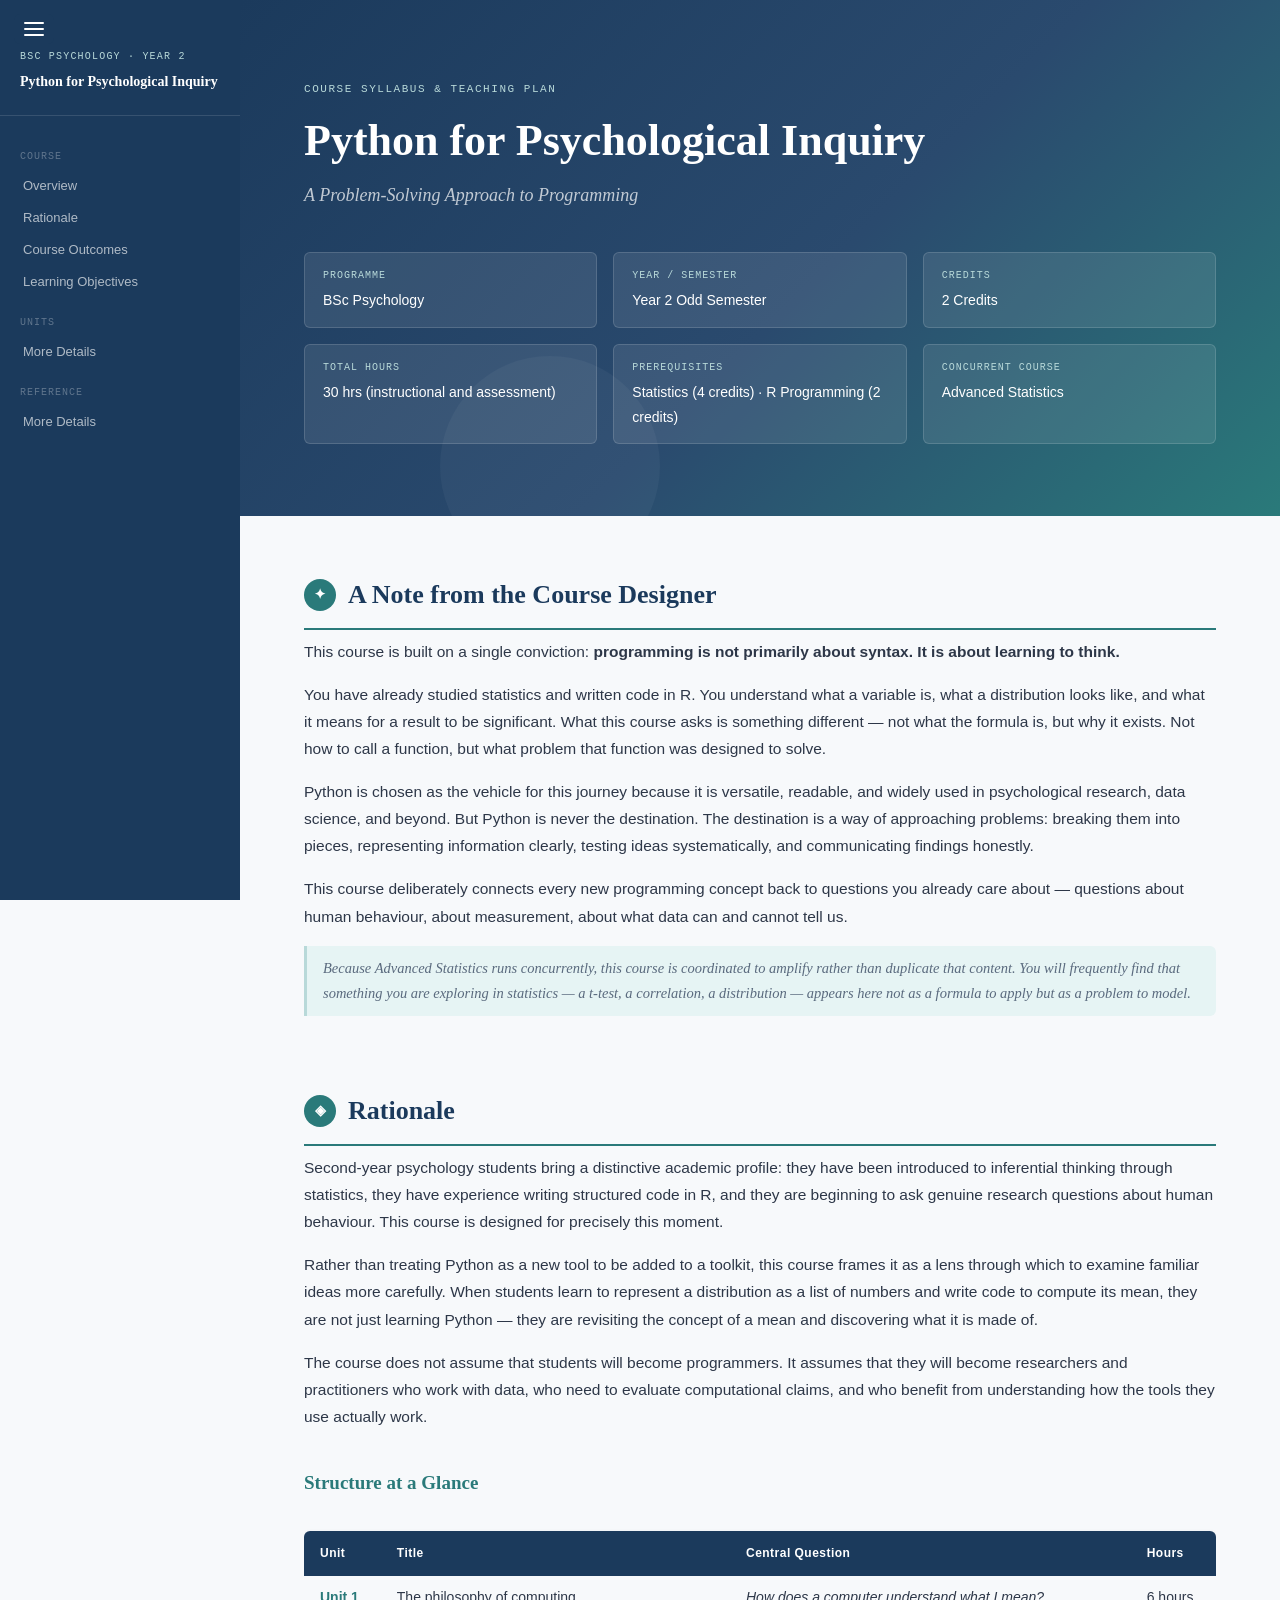
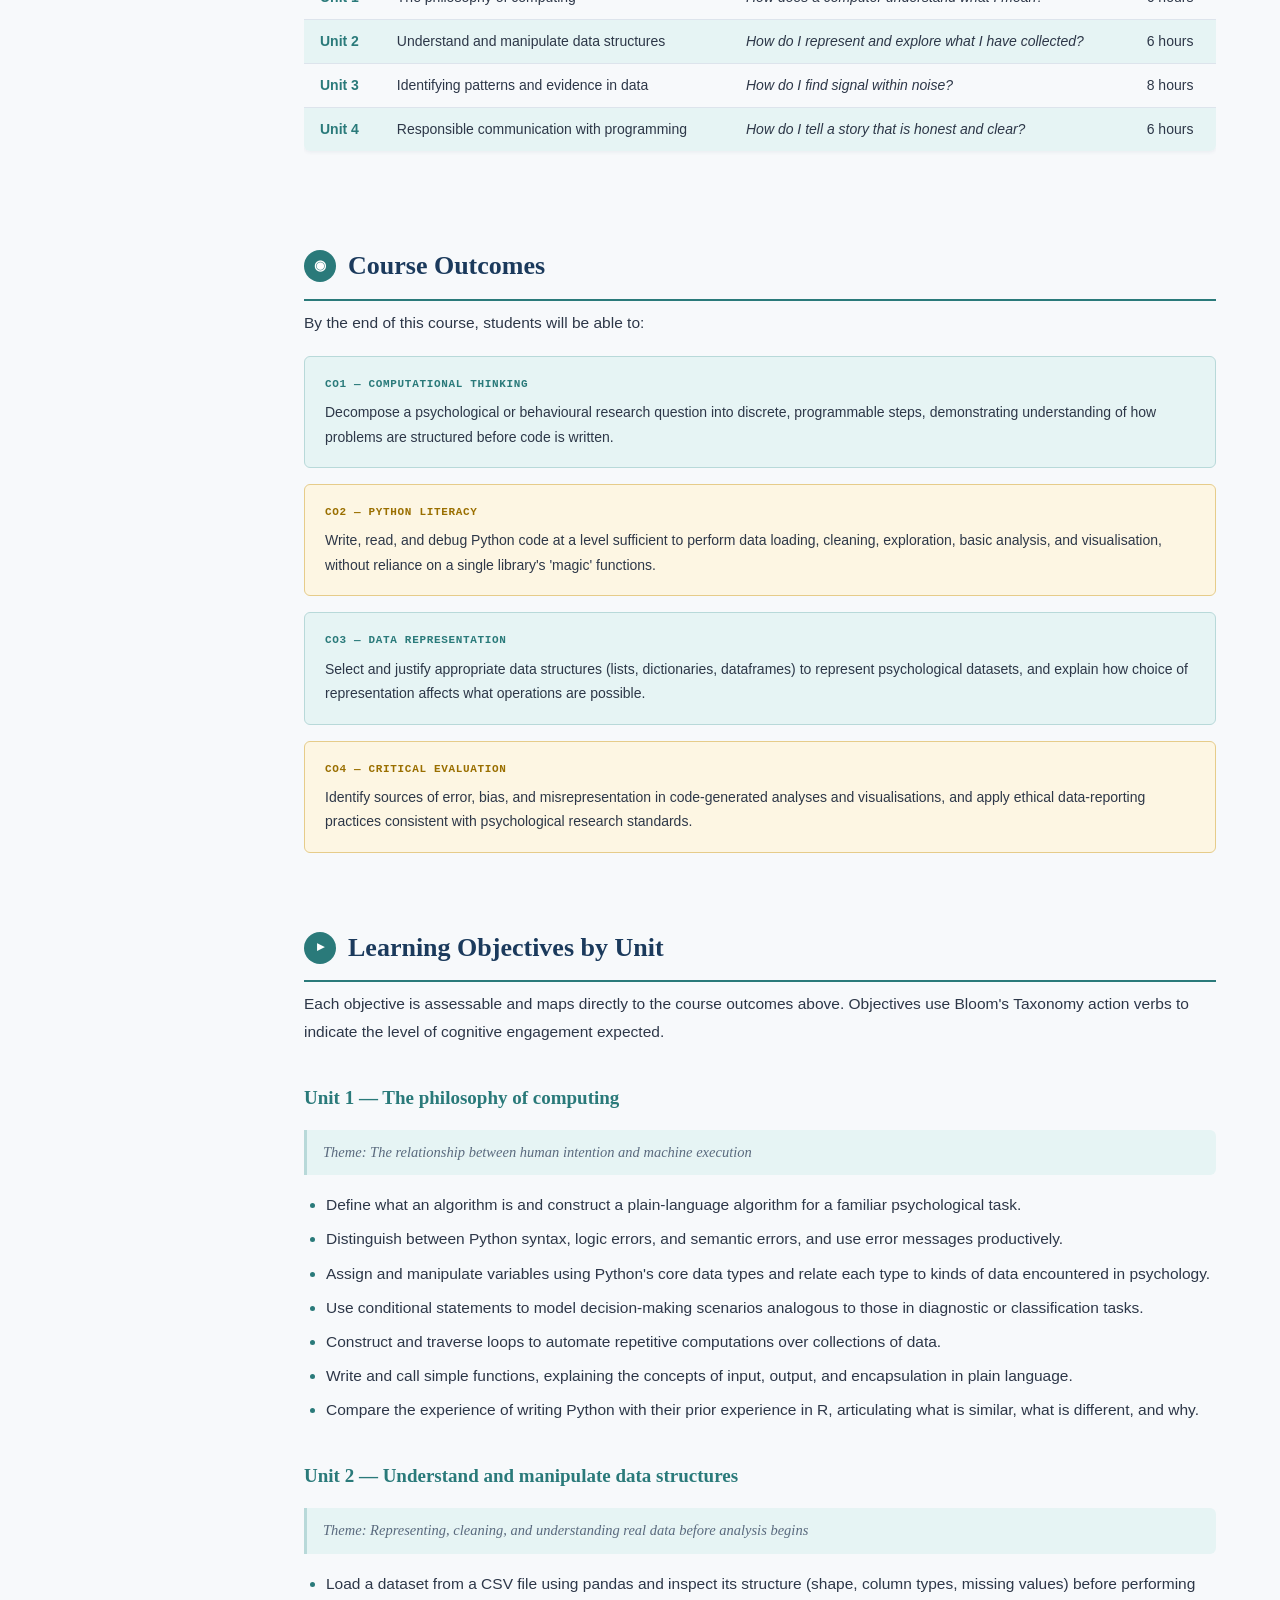
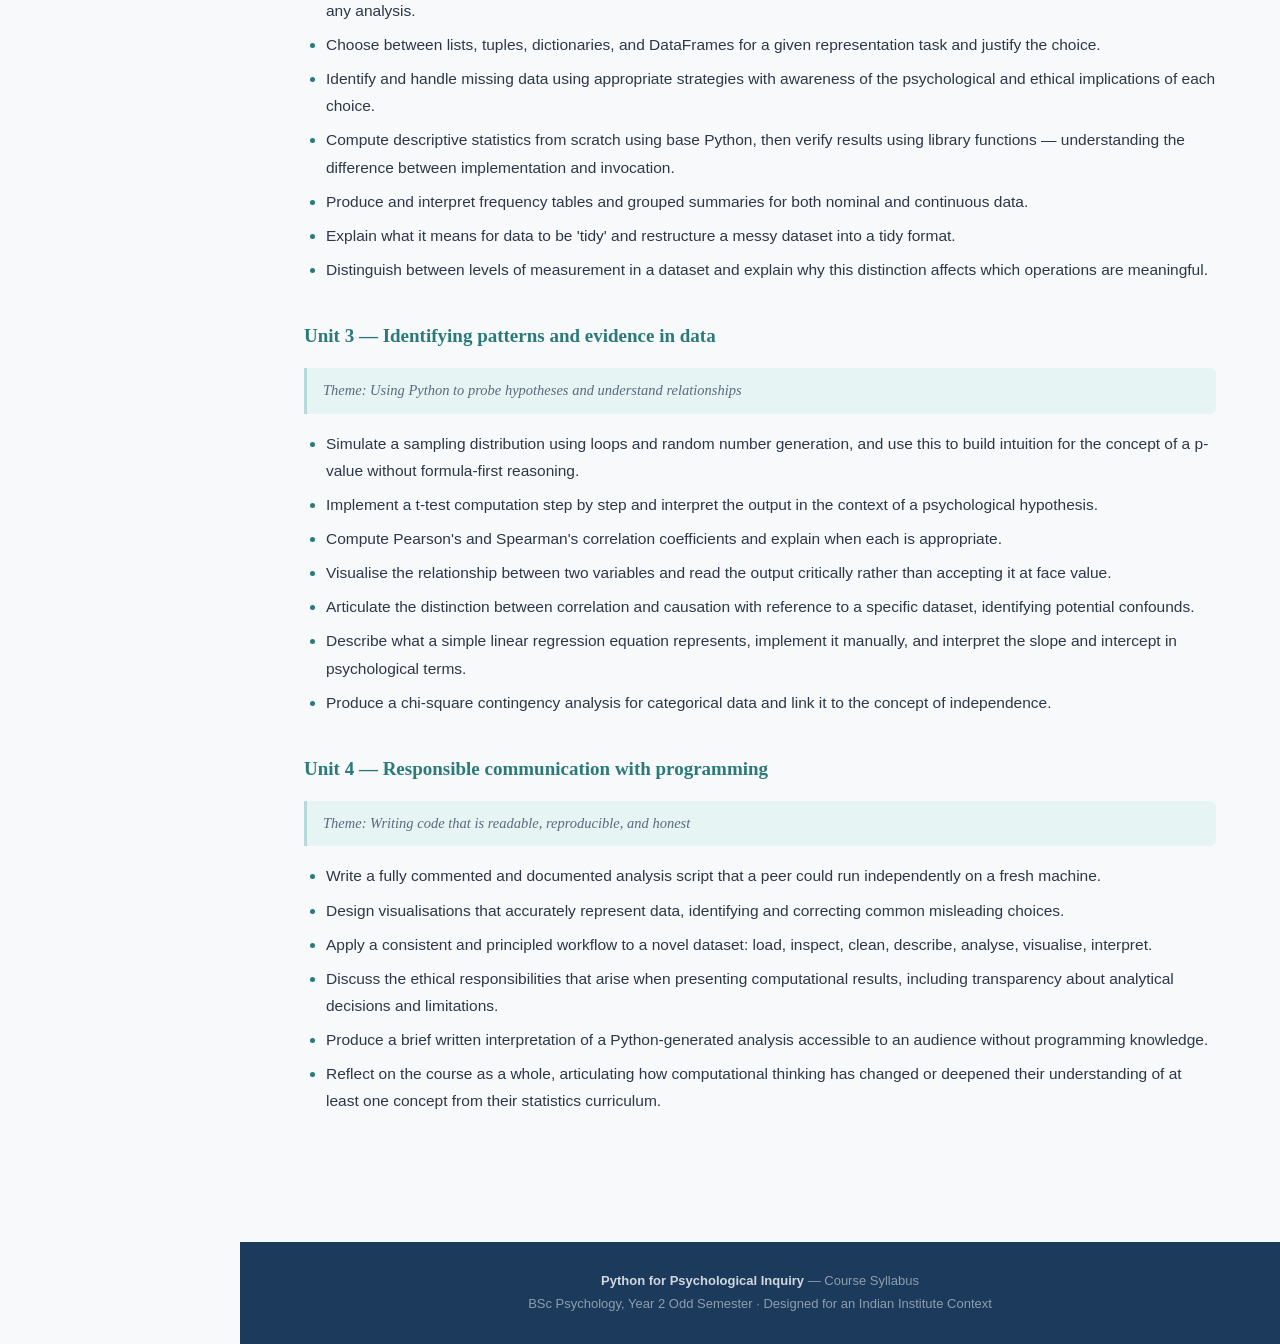
<file: index.html>
<!DOCTYPE html>
<html lang="en">

<head>
  <meta charset="UTF-8">
  <meta name="viewport" content="width=device-width, initial-scale=1.0">
  <title>Python for Psychological Inquiry — Course Syllabus</title>
  <link rel="stylesheet" href="css/style.css">
</head>

<body>
  <button id="hamburger" aria-label="Toggle navigation"
    onclick="document.getElementById('sidebar').classList.toggle('open')">
    <span></span><span></span><span></span>
  </button>

  <!-- SIDEBAR -->
  <aside id="sidebar">
    <div class="brand">
      <div class="course-tag">BSc Psychology · Year 2</div>
      <h2>Python for Psychological Inquiry</h2>
    </div>
    <nav>
      <div class="nav-section">Course</div>
      <a href="#overview">Overview</a>
      <a href="#rationale">Rationale</a>
      <a href="#outcomes">Course Outcomes</a>
      <a href="#objectives">Learning Objectives</a>

      <div class="nav-section">Units</div>
      <a href="pages/units.html">More Details</a>

      <div class="nav-section">Reference</div>
      <a href="pages/references.html">More Details</a>

    </nav>
  </aside>

  <!-- MAIN -->
  <div id="main">

    <!-- HERO -->
    <header id="hero">
      <div class="eyebrow">Course Syllabus &amp; Teaching Plan</div>
      <h1>Python for Psychological Inquiry</h1>
      <p class="subtitle">A Problem-Solving Approach to Programming</p>
      <div class="meta-grid">
        <div class="meta-card">
          <div class="label">Programme</div>
          <div class="value">BSc Psychology</div>
        </div>
        <div class="meta-card">
          <div class="label">Year / Semester</div>
          <div class="value">Year 2 Odd Semester</div>
        </div>
        <div class="meta-card">
          <div class="label">Credits</div>
          <div class="value">2 Credits</div>
        </div>
        <div class="meta-card">
          <div class="label">Total Hours</div>
          <div class="value">30 hrs (instructional and assessment)</div>
        </div>
        <div class="meta-card">
          <div class="label">Prerequisites</div>
          <div class="value">Statistics (4 credits) · R Programming (2 credits)</div>
        </div>
        <div class="meta-card">
          <div class="label">Concurrent Course</div>
          <div class="value">Advanced Statistics</div>
        </div>
      </div>
    </header>

    <div class="content-wrap">

      <!-- PREAMBLE -->
      <section id="overview">
        <h2 class="section-title"><span class="section-icon">✦</span> A Note from the Course Designer</h2>
        <p>This course is built on a single conviction: <strong>programming is not primarily about syntax. It is about
            learning to think.</strong></p>
        <p>You have already studied statistics and written code in R. You understand what a variable is, what a
          distribution looks like, and what it means for a result to be significant. What this course asks is something
          different — not what the formula is, but why it exists. Not how to call a function, but what problem that
          function was designed to solve.</p>
        <p>Python is chosen as the vehicle for this journey because it is versatile, readable, and widely used in
          psychological research, data science, and beyond. But Python is never the destination. The destination is a
          way of approaching problems: breaking them into pieces, representing information clearly, testing ideas
          systematically, and communicating findings honestly.</p>
        <p>This course deliberately connects every new programming concept back to questions you already care about —
          questions about human behaviour, about measurement, about what data can and cannot tell us.</p>
        <em class="note">Because Advanced Statistics runs concurrently, this course is coordinated to amplify rather
          than duplicate that content. You will frequently find that something you are exploring in statistics — a
          t-test, a correlation, a distribution — appears here not as a formula to apply but as a problem to model.</em>
      </section>

      <!-- RATIONALE -->
      <section id="rationale">
        <h2 class="section-title"><span class="section-icon">◈</span> Rationale</h2>
        <p>Second-year psychology students bring a distinctive academic profile: they have been introduced to
          inferential thinking through statistics, they have experience writing structured code in R, and they are
          beginning to ask genuine research questions about human behaviour. This course is designed for precisely this
          moment.</p>
        <p>Rather than treating Python as a new tool to be added to a toolkit, this course frames it as a lens through
          which to examine familiar ideas more carefully. When students learn to represent a distribution as a list of
          numbers and write code to compute its mean, they are not just learning Python — they are revisiting the
          concept of a mean and discovering what it is made of.</p>
        <p>The course does not assume that students will become programmers. It assumes that they will become
          researchers and practitioners who work with data, who need to evaluate computational claims, and who benefit
          from understanding how the tools they use actually work.</p>

        <h3 class="subsection">Structure at a Glance</h3>
        <div class="table-wrapper">
          <table class="overview-table">
            <thead>
              <tr>
                <th>Unit</th>
                <th>Title</th>
                <th>Central Question</th>
                <th>Hours</th>
              </tr>
            </thead>
            <tbody>
              <tr>
                <td>Unit 1</td>
                <td>The philosophy of computing</td>
                <td><em>How does a computer understand what I mean?</em></td>
                <td>6 hours</td>
              </tr>
              <tr>
                <td>Unit 2</td>
                <td>Understand and manipulate data structures</td>
                <td><em>How do I represent and explore what I have collected?</em></td>
                <td>6 hours</td>
              </tr>
              <tr>
                <td>Unit 3</td>
                <td>Identifying patterns and evidence in data</td>
                <td><em>How do I find signal within noise?</em></td>
                <td>8 hours</td>
              </tr>
              <tr>
                <td>Unit 4</td>
                <td>Responsible communication with programming</td>
                <td><em>How do I tell a story that is honest and clear?</em></td>
                <td>6 hours</td>
              </tr>
            </tbody>
          </table>
        </div>
      </section>

      <!-- COURSE OUTCOMES -->
      <section id="outcomes">
        <h2 class="section-title"><span class="section-icon">◉</span> Course Outcomes</h2>
        <p>By the end of this course, students will be able to:</p>
        <div class="co-grid">
          <div class="co-card">
            <div class="co-id">CO1 — COMPUTATIONAL THINKING</div>
            <p>Decompose a psychological or behavioural research question into discrete, programmable steps,
              demonstrating understanding of how problems are structured before code is written.</p>
          </div>
          <div class="co-card">
            <div class="co-id">CO2 — PYTHON LITERACY</div>
            <p>Write, read, and debug Python code at a level sufficient to perform data loading, cleaning, exploration,
              basic analysis, and visualisation, without reliance on a single library's 'magic' functions.</p>
          </div>
          <div class="co-card">
            <div class="co-id">CO3 — DATA REPRESENTATION</div>
            <p>Select and justify appropriate data structures (lists, dictionaries, dataframes) to represent
              psychological datasets, and explain how choice of representation affects what operations are possible.</p>
          </div>
          <div class="co-card">
            <div class="co-id">CO4 — CRITICAL EVALUATION</div>
            <p>Identify sources of error, bias, and misrepresentation in code-generated analyses and visualisations, and
              apply ethical data-reporting practices consistent with psychological research standards.</p>
          </div>
        </div>
      </section>

      <!-- LEARNING OBJECTIVES -->
      <section id="objectives">
        <h2 class="section-title"><span class="section-icon">▸</span> Learning Objectives by Unit</h2>
        <p>Each objective is assessable and maps directly to the course outcomes above. Objectives use Bloom's Taxonomy
          action verbs to indicate the level of cognitive engagement expected.</p>

        <h3 class="subsection">Unit 1 — The philosophy of computing</h3>
        <em class="note">Theme: The relationship between human intention and machine execution</em>
        <ul>
          <li>Define what an algorithm is and construct a plain-language algorithm for a familiar psychological task.
          </li>
          <li>Distinguish between Python syntax, logic errors, and semantic errors, and use error messages productively.
          </li>
          <li>Assign and manipulate variables using Python's core data types and relate each type to kinds of data
            encountered in psychology.</li>
          <li>Use conditional statements to model decision-making scenarios analogous to those in diagnostic or
            classification tasks.</li>
          <li>Construct and traverse loops to automate repetitive computations over collections of data.</li>
          <li>Write and call simple functions, explaining the concepts of input, output, and encapsulation in plain
            language.</li>
          <li>Compare the experience of writing Python with their prior experience in R, articulating what is similar,
            what is different, and why.</li>
        </ul>

        <h3 class="subsection">Unit 2 — Understand and manipulate data structures</h3>
        <em class="note">Theme: Representing, cleaning, and understanding real data before analysis begins</em>
        <ul>
          <li>Load a dataset from a CSV file using pandas and inspect its structure (shape, column types, missing
            values) before performing any analysis.</li>
          <li>Choose between lists, tuples, dictionaries, and DataFrames for a given representation task and justify the
            choice.</li>
          <li>Identify and handle missing data using appropriate strategies with awareness of the psychological and
            ethical implications of each choice.</li>
          <li>Compute descriptive statistics from scratch using base Python, then verify results using library functions
            — understanding the difference between implementation and invocation.</li>
          <li>Produce and interpret frequency tables and grouped summaries for both nominal and continuous data.</li>
          <li>Explain what it means for data to be 'tidy' and restructure a messy dataset into a tidy format.</li>
          <li>Distinguish between levels of measurement in a dataset and explain why this distinction affects which
            operations are meaningful.</li>
        </ul>

        <h3 class="subsection">Unit 3 — Identifying patterns and evidence in data</h3>
        <em class="note">Theme: Using Python to probe hypotheses and understand relationships</em>
        <ul>
          <li>Simulate a sampling distribution using loops and random number generation, and use this to build intuition
            for the concept of a p-value without formula-first reasoning.</li>
          <li>Implement a t-test computation step by step and interpret the output in the context of a psychological
            hypothesis.</li>
          <li>Compute Pearson's and Spearman's correlation coefficients and explain when each is appropriate.</li>
          <li>Visualise the relationship between two variables and read the output critically rather than accepting it
            at face value.</li>
          <li>Articulate the distinction between correlation and causation with reference to a specific dataset,
            identifying potential confounds.</li>
          <li>Describe what a simple linear regression equation represents, implement it manually, and interpret the
            slope and intercept in psychological terms.</li>
          <li>Produce a chi-square contingency analysis for categorical data and link it to the concept of independence.
          </li>
        </ul>

        <h3 class="subsection">Unit 4 — Responsible communication with programming</h3>
        <em class="note">Theme: Writing code that is readable, reproducible, and honest</em>
        <ul>
          <li>Write a fully commented and documented analysis script that a peer could run independently on a fresh
            machine.</li>
          <li>Design visualisations that accurately represent data, identifying and correcting common misleading
            choices.</li>
          <li>Apply a consistent and principled workflow to a novel dataset: load, inspect, clean, describe, analyse,
            visualise, interpret.</li>
          <li>Discuss the ethical responsibilities that arise when presenting computational results, including
            transparency about analytical decisions and limitations.</li>
          <li>Produce a brief written interpretation of a Python-generated analysis accessible to an audience without
            programming knowledge.</li>
          <li>Reflect on the course as a whole, articulating how computational thinking has changed or deepened their
            understanding of at least one concept from their statistics curriculum.</li>
        </ul>
      </section>

    </div><!-- .content-wrap -->

    <footer>
      <strong>Python for Psychological Inquiry</strong> — Course Syllabus<br>
      BSc Psychology, Year 2 Odd Semester · Designed for an Indian Institute Context
    </footer>

  </div><!-- #main -->

  <script>
    // Active nav link on scroll
    const sections = document.querySelectorAll('section[id], header[id]');
    const navLinks = document.querySelectorAll('#sidebar nav a');

    const observer = new IntersectionObserver((entries) => {
      entries.forEach(entry => {
        if (entry.isIntersecting) {
          navLinks.forEach(a => a.classList.remove('active'));
          const active = document.querySelector(`#sidebar nav a[href="#${entry.target.id}"]`);
          if (active) active.classList.add('active');
        }
      });
    }, { rootMargin: '-20% 0px -70% 0px' });

    sections.forEach(s => observer.observe(s));

    // Close mobile sidebar on link click
    navLinks.forEach(a => {
      a.addEventListener('click', () => {
        document.getElementById('sidebar').classList.remove('open');
      });
    });
  </script>
</body>

</html>
</file>
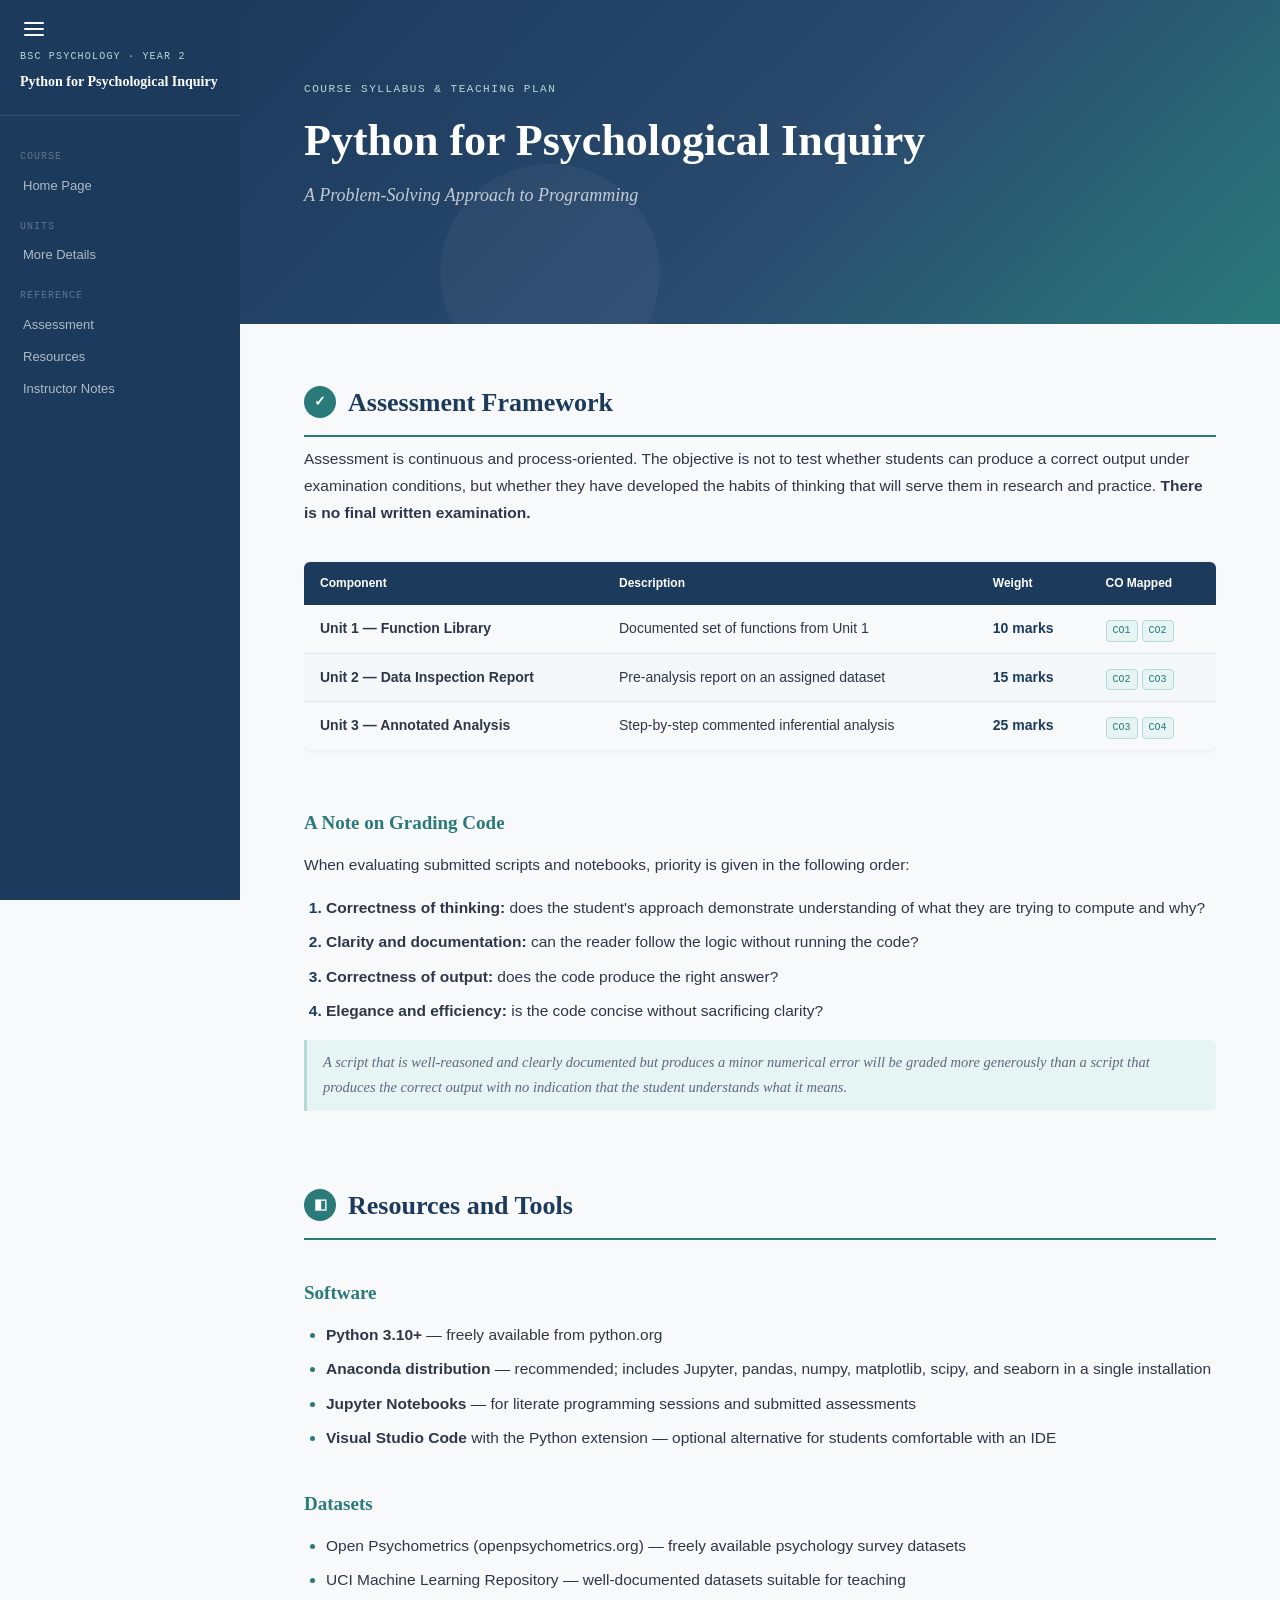
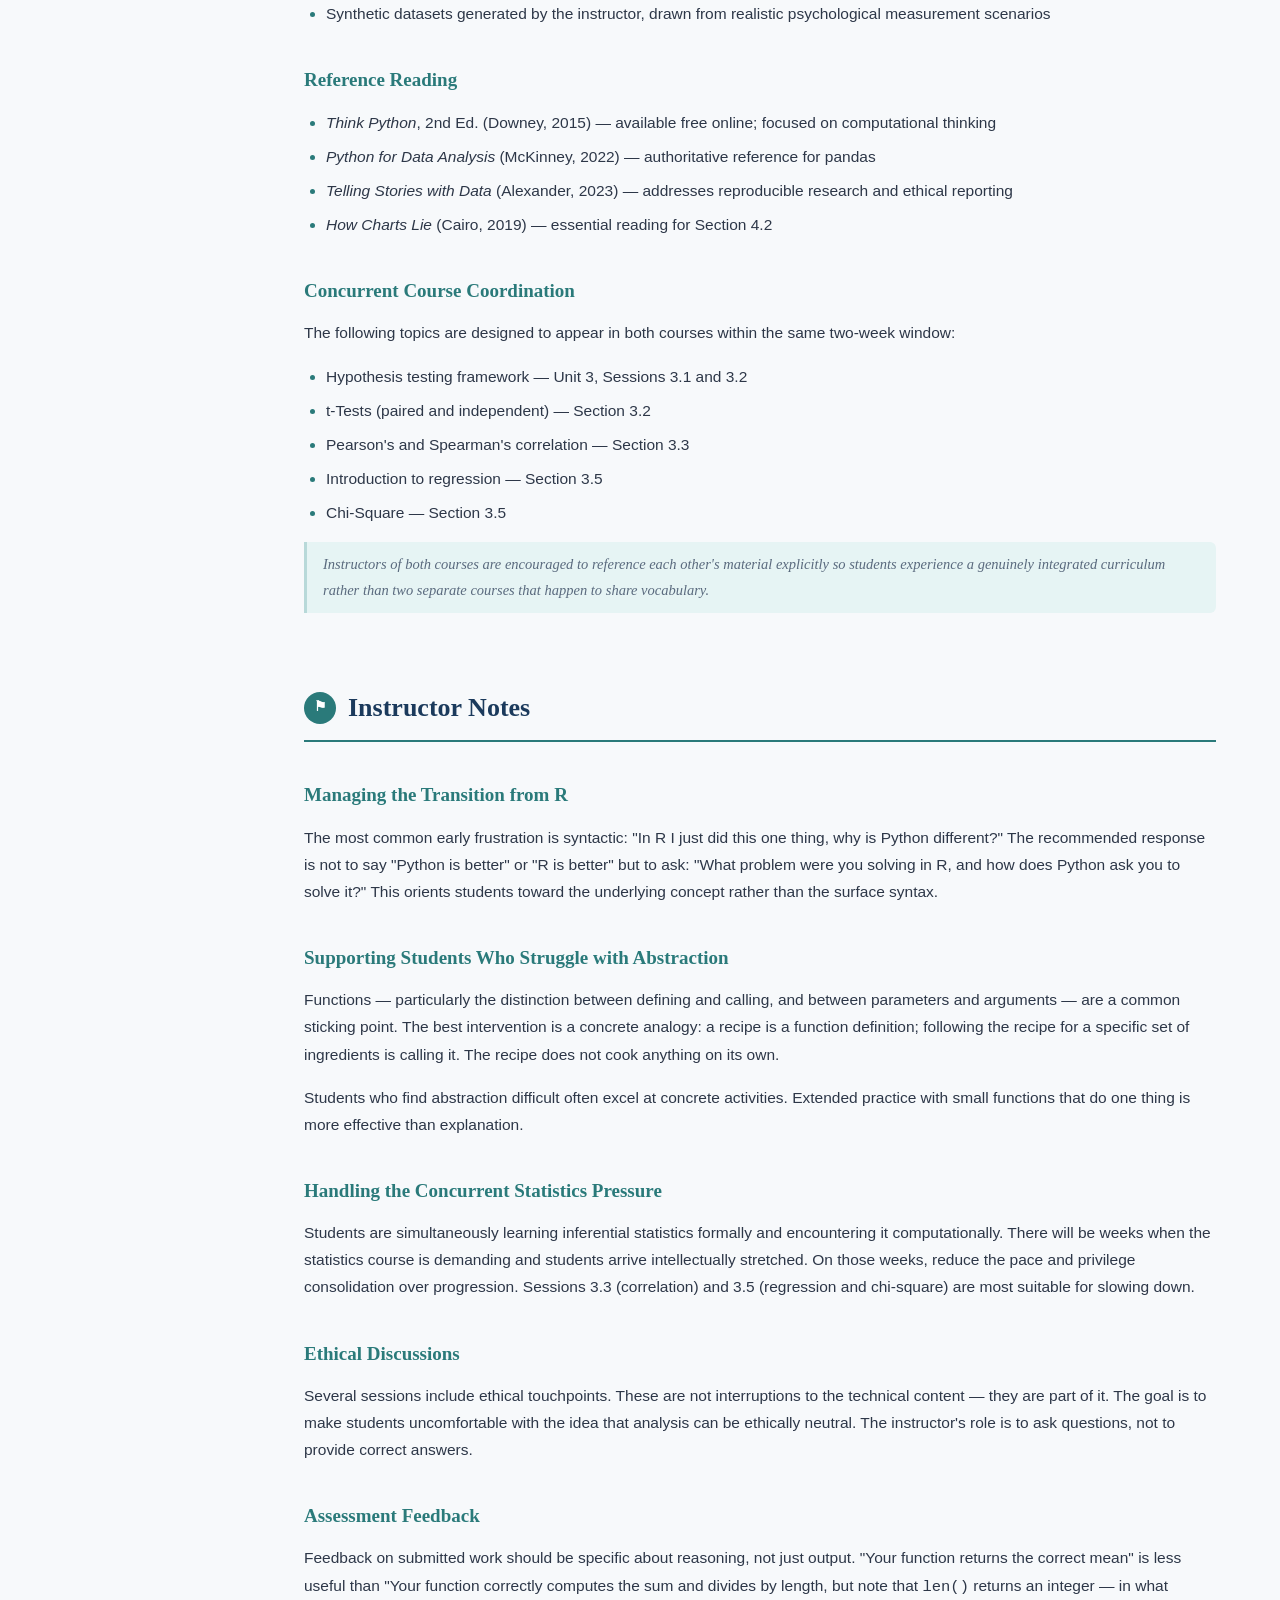
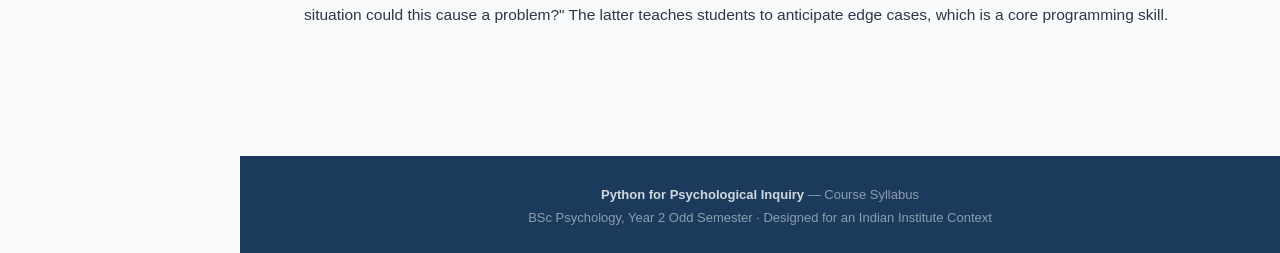
<file: pages/references.html>
<!DOCTYPE html>
<html lang="en">

<head>
  <meta charset="UTF-8">
  <meta name="viewport" content="width=device-width, initial-scale=1.0">
  <title>Python for Psychological Inquiry — Course Syllabus</title>
  <link rel="stylesheet" href="../css/style.css">
</head>

<body>
  <button id="hamburger" aria-label="Toggle navigation"
    onclick="document.getElementById('sidebar').classList.toggle('open')">
    <span></span><span></span><span></span>
  </button>

  <!-- SIDEBAR -->
  <aside id="sidebar">
    <div class="brand">
      <div class="course-tag">BSc Psychology · Year 2</div>
      <h2>Python for Psychological Inquiry</h2>
    </div>
    <nav>
      <div class="nav-section">Course</div>
      <a href="../index.html">Home Page</a>

      <div class="nav-section">Units</div>
      <a href="../pages/units.html">More Details</a>

      <div class="nav-section">Reference</div>
      <a href="#assessment">Assessment</a>
      <a href="#resources">Resources</a>
      <a href="#instructor">Instructor Notes</a>
    </nav>
  </aside>

  <!-- MAIN -->
  <div id="main">

    <!-- HERO -->
    <header id="hero">
      <div class="eyebrow">Course Syllabus &amp; Teaching Plan</div>
      <h1>Python for Psychological Inquiry</h1>
      <p class="subtitle">A Problem-Solving Approach to Programming</p>
    </header>

    <div class="content-wrap">

      <!-- ASSESSMENT -->
      <section id="assessment">
        <h2 class="section-title"><span class="section-icon">✓</span> Assessment Framework</h2>
        <p>Assessment is continuous and process-oriented. The objective is not to test whether students can produce a
          correct output under examination conditions, but whether they have developed the habits of thinking that will
          serve them in research and practice. <strong>There is no final written examination.</strong></p>

        <div class="table-wrapper">
          <table class="assess-table">
            <thead>
              <tr>
                <th>Component</th>
                <th>Description</th>
                <th>Weight</th>
                <th>CO Mapped</th>
              </tr>
            </thead>
            <tbody>
              <tr>
                <td><strong>Unit 1 — Function Library</strong></td>
                <td>Documented set of functions from Unit 1</td>
                <td class="weight">10 marks</td>
                <td><span class="co-badge">CO1</span><span class="co-badge">CO2</span></td>
              </tr>
              <tr>
                <td><strong>Unit 2 — Data Inspection Report</strong></td>
                <td>Pre-analysis report on an assigned dataset</td>
                <td class="weight">15 marks</td>
                <td><span class="co-badge">CO2</span><span class="co-badge">CO3</span></td>
              </tr>
              <tr>
                <td><strong>Unit 3 — Annotated Analysis</strong></td>
                <td>Step-by-step commented inferential analysis</td>
                <td class="weight">25 marks</td>
                <td><span class="co-badge">CO3</span><span class="co-badge">CO4</span></td>
              </tr>
            </tbody>
          </table>
        </div>

        <h3 class="subsection">A Note on Grading Code</h3>
        <p>When evaluating submitted scripts and notebooks, priority is given in the following order:</p>
        <ol>
          <li><strong>Correctness of thinking:</strong> does the student's approach demonstrate understanding of what
            they are trying to compute and why?</li>
          <li><strong>Clarity and documentation:</strong> can the reader follow the logic without running the code?</li>
          <li><strong>Correctness of output:</strong> does the code produce the right answer?</li>
          <li><strong>Elegance and efficiency:</strong> is the code concise without sacrificing clarity?</li>
        </ol>
        <em class="note">A script that is well-reasoned and clearly documented but produces a minor numerical error will
          be graded more generously than a script that produces the correct output with no indication that the student
          understands what it means.</em>
      </section>

      <!-- RESOURCES -->
      <section id="resources">
        <h2 class="section-title"><span class="section-icon">◧</span> Resources and Tools</h2>

        <h3 class="subsection">Software</h3>
        <ul>
          <li><strong>Python 3.10+</strong> — freely available from python.org</li>
          <li><strong>Anaconda distribution</strong> — recommended; includes Jupyter, pandas, numpy, matplotlib, scipy,
            and seaborn in a single installation</li>
          <li><strong>Jupyter Notebooks</strong> — for literate programming sessions and submitted assessments</li>
          <li><strong>Visual Studio Code</strong> with the Python extension — optional alternative for students
            comfortable with an IDE</li>
        </ul>

        <h3 class="subsection">Datasets</h3>
        <ul>
          <li>Open Psychometrics (openpsychometrics.org) — freely available psychology survey datasets</li>
          <li>UCI Machine Learning Repository — well-documented datasets suitable for teaching</li>
          <li>Synthetic datasets generated by the instructor, drawn from realistic psychological measurement scenarios
          </li>
        </ul>

        <h3 class="subsection">Reference Reading</h3>
        <ul>
          <li><em>Think Python</em>, 2nd Ed. (Downey, 2015) — available free online; focused on computational thinking
          </li>
          <li><em>Python for Data Analysis</em> (McKinney, 2022) — authoritative reference for pandas</li>
          <li><em>Telling Stories with Data</em> (Alexander, 2023) — addresses reproducible research and ethical
            reporting</li>
          <li><em>How Charts Lie</em> (Cairo, 2019) — essential reading for Section 4.2</li>
        </ul>

        <h3 class="subsection">Concurrent Course Coordination</h3>
        <p>The following topics are designed to appear in both courses within the same two-week window:</p>
        <ul>
          <li>Hypothesis testing framework — Unit 3, Sessions 3.1 and 3.2</li>
          <li>t-Tests (paired and independent) — Section 3.2</li>
          <li>Pearson's and Spearman's correlation — Section 3.3</li>
          <li>Introduction to regression — Section 3.5</li>
          <li>Chi-Square — Section 3.5</li>
        </ul>
        <em class="note">Instructors of both courses are encouraged to reference each other's material explicitly so
          students experience a genuinely integrated curriculum rather than two separate courses that happen to share
          vocabulary.</em>
      </section>

      <!-- INSTRUCTOR NOTES -->
      <section id="instructor">
        <h2 class="section-title"><span class="section-icon">⚑</span> Instructor Notes</h2>

        <h3 class="subsection">Managing the Transition from R</h3>
        <p>The most common early frustration is syntactic: "In R I just did this one thing, why is Python different?"
          The recommended response is not to say "Python is better" or "R is better" but to ask: "What problem were you
          solving in R, and how does Python ask you to solve it?" This orients students toward the underlying concept
          rather than the surface syntax.</p>

        <h3 class="subsection">Supporting Students Who Struggle with Abstraction</h3>
        <p>Functions — particularly the distinction between defining and calling, and between parameters and arguments —
          are a common sticking point. The best intervention is a concrete analogy: a recipe is a function definition;
          following the recipe for a specific set of ingredients is calling it. The recipe does not cook anything on its
          own.</p>
        <p>Students who find abstraction difficult often excel at concrete activities. Extended practice with small
          functions that do one thing is more effective than explanation.</p>

        <h3 class="subsection">Handling the Concurrent Statistics Pressure</h3>
        <p>Students are simultaneously learning inferential statistics formally and encountering it computationally.
          There will be weeks when the statistics course is demanding and students arrive intellectually stretched. On
          those weeks, reduce the pace and privilege consolidation over progression. Sessions 3.3 (correlation) and 3.5
          (regression and chi-square) are most suitable for slowing down.</p>

        <h3 class="subsection">Ethical Discussions</h3>
        <p>Several sessions include ethical touchpoints. These are not interruptions to the technical content — they are
          part of it. The goal is to make students uncomfortable with the idea that analysis can be ethically neutral.
          The instructor's role is to ask questions, not to provide correct answers.</p>

        <h3 class="subsection">Assessment Feedback</h3>
        <p>Feedback on submitted work should be specific about reasoning, not just output. "Your function returns the
          correct mean" is less useful than "Your function correctly computes the sum and divides by length, but note
          that <code>len()</code> returns an integer — in what situation could this cause a problem?" The latter teaches
          students to anticipate edge cases, which is a core programming skill.</p>
      </section>

    </div><!-- .content-wrap -->

    <footer>
      <strong>Python for Psychological Inquiry</strong> — Course Syllabus<br>
      BSc Psychology, Year 2 Odd Semester · Designed for an Indian Institute Context
    </footer>

  </div><!-- #main -->

  <script>
    // Active nav link on scroll
    const sections = document.querySelectorAll('section[id], header[id]');
    const navLinks = document.querySelectorAll('#sidebar nav a');

    const observer = new IntersectionObserver((entries) => {
      entries.forEach(entry => {
        if (entry.isIntersecting) {
          navLinks.forEach(a => a.classList.remove('active'));
          const active = document.querySelector(`#sidebar nav a[href="#${entry.target.id}"]`);
          if (active) active.classList.add('active');
        }
      });
    }, { rootMargin: '-20% 0px -70% 0px' });

    sections.forEach(s => observer.observe(s));

    // Close mobile sidebar on link click
    navLinks.forEach(a => {
      a.addEventListener('click', () => {
        document.getElementById('sidebar').classList.remove('open');
      });
    });
  </script>
</body>

</html>
</file>
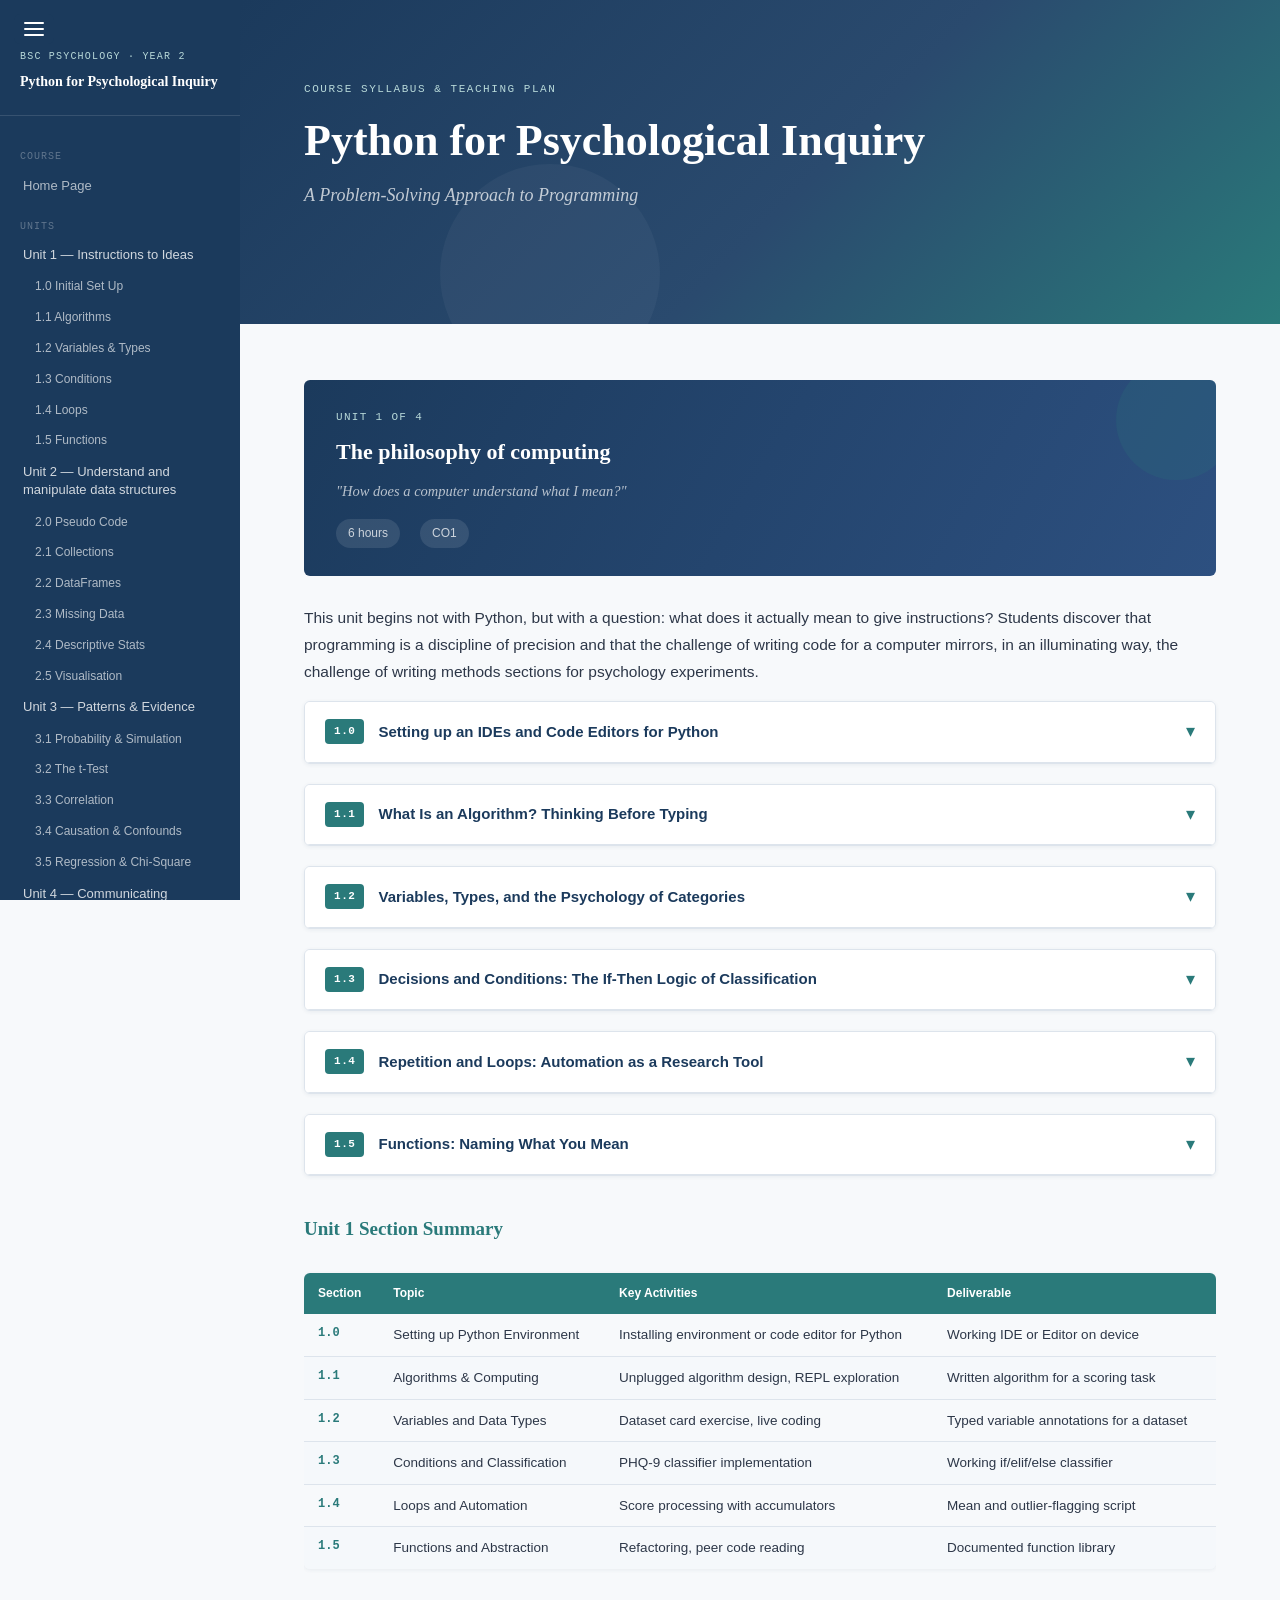
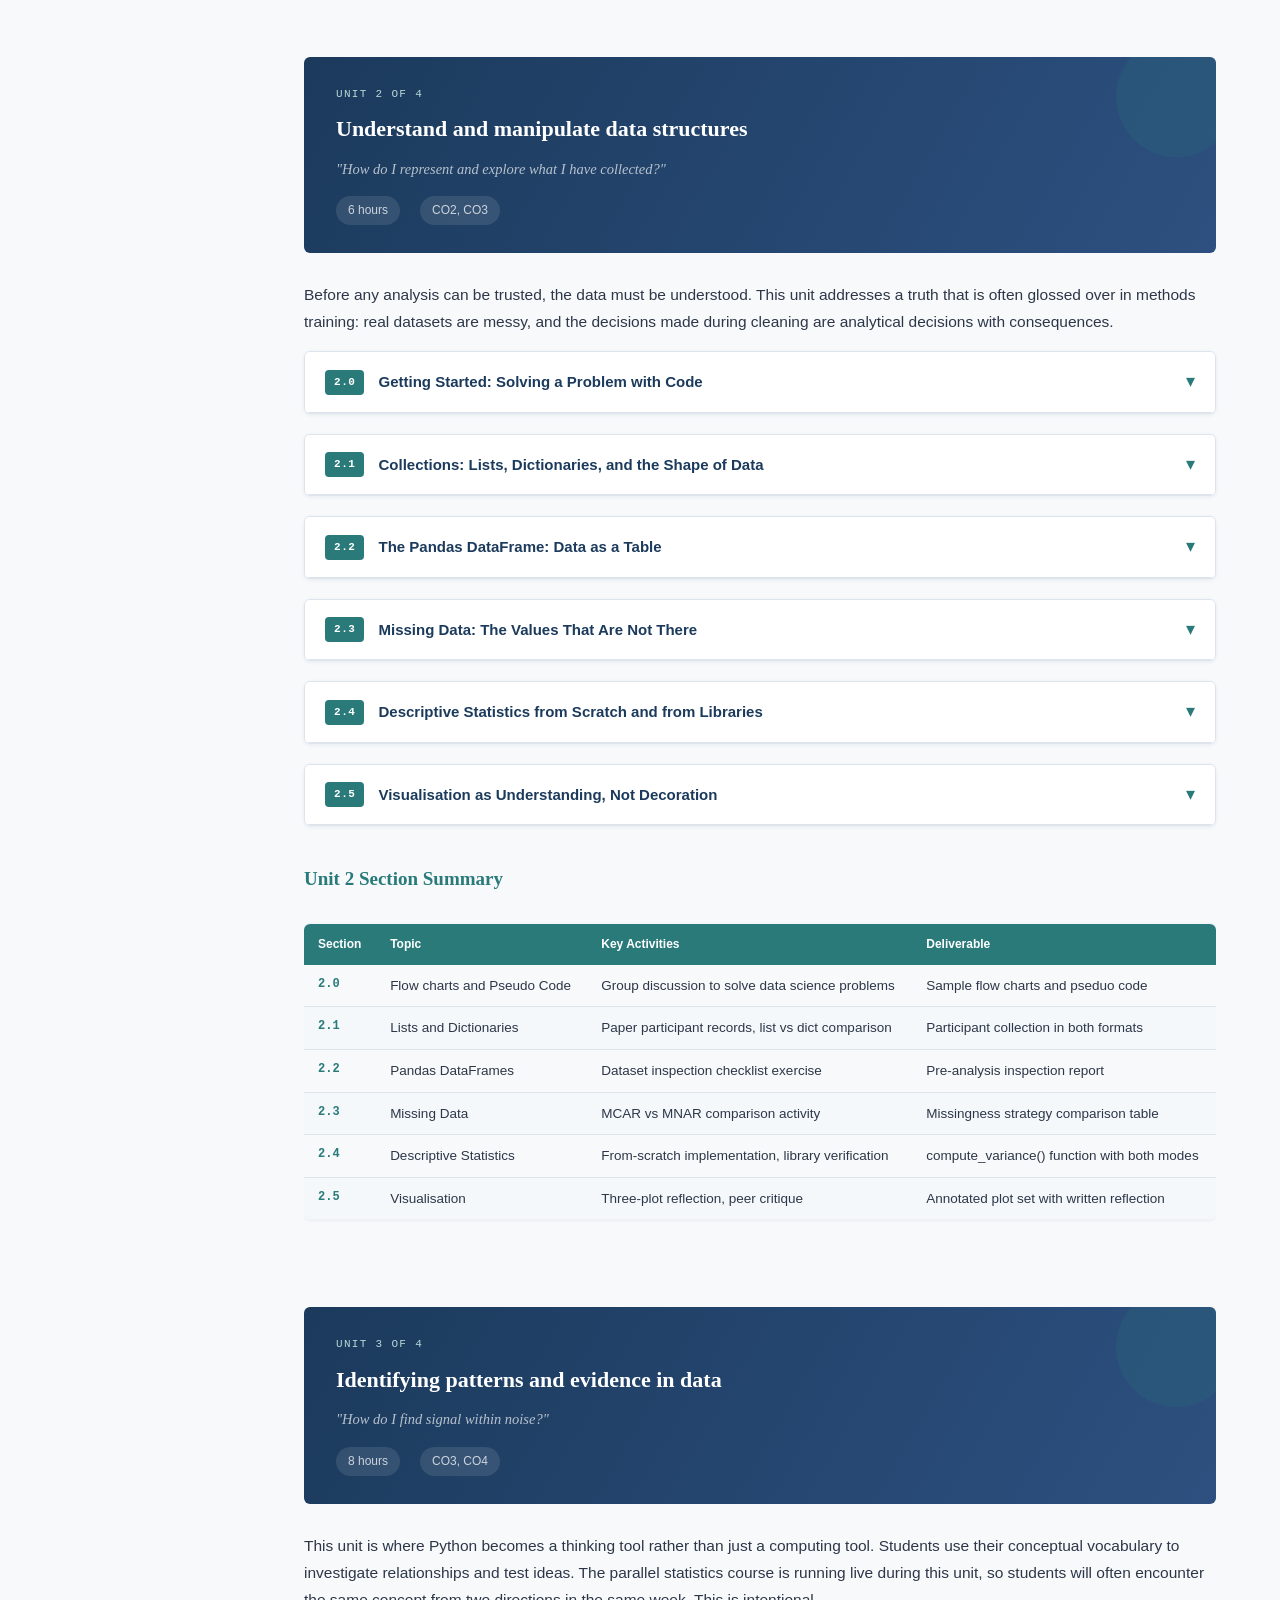
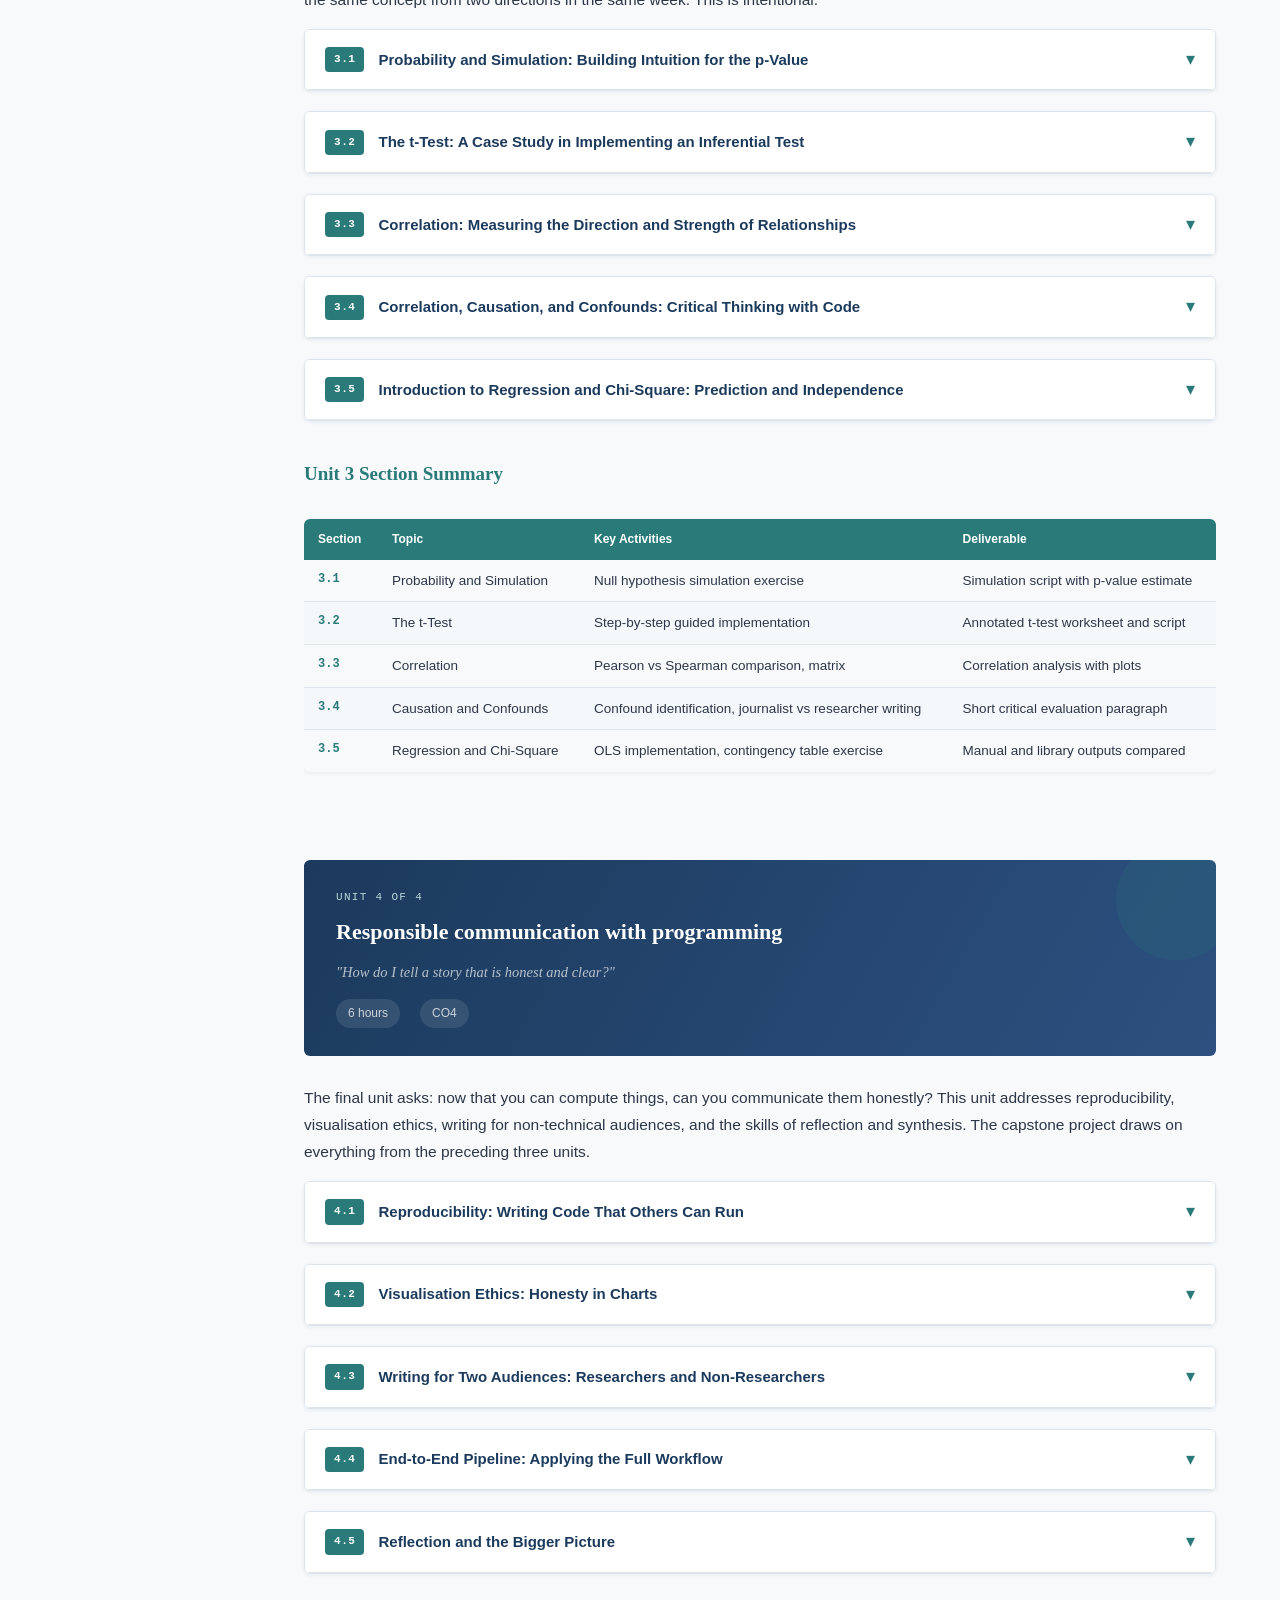
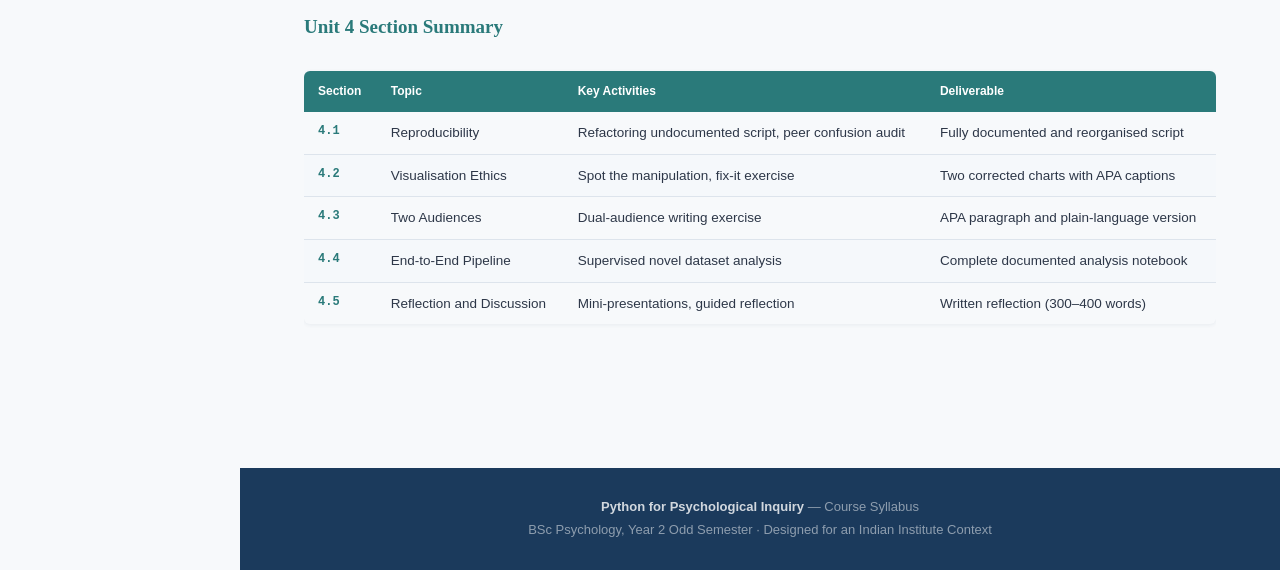
<file: pages/units.html>
<!DOCTYPE html>
<html lang="en">

<head>
  <meta charset="UTF-8">
  <meta name="viewport" content="width=device-width, initial-scale=1.0">
  <title>Python for Psychological Inquiry — Course Syllabus</title>
  <link rel="stylesheet" href="../css/style.css">
</head>

<body>
  <button id="hamburger" aria-label="Toggle navigation"
    onclick="document.getElementById('sidebar').classList.toggle('open')">
    <span></span><span></span><span></span>
  </button>

  <!-- SIDEBAR -->
  <aside id="sidebar">
    <div class="brand">
      <div class="course-tag">BSc Psychology · Year 2</div>
      <h2>Python for Psychological Inquiry</h2>
    </div>
    <nav>
      <div class="nav-section">Course</div>
      <a href="../index.html">Home Page</a>

      <div class="nav-section">Units</div>
      <a href="#unit1" class="unit-link">Unit 1 — Instructions to Ideas</a>
      <a href="#s1-0" class="sub-link">1.0 Initial Set Up</a>
      <a href="#s1-1" class="sub-link">1.1 Algorithms</a>
      <a href="#s1-2" class="sub-link">1.2 Variables & Types</a>
      <a href="#s1-3" class="sub-link">1.3 Conditions</a>
      <a href="#s1-4" class="sub-link">1.4 Loops</a>
      <a href="#s1-5" class="sub-link">1.5 Functions</a>

      <a href="#unit2" class="unit-link">Unit 2 — Understand and manipulate data structures</a>
      <a href="#s2-0" class="sub-link">2.0 Pseudo Code</a>
      <a href="#s2-1" class="sub-link">2.1 Collections</a>
      <a href="#s2-2" class="sub-link">2.2 DataFrames</a>
      <a href="#s2-3" class="sub-link">2.3 Missing Data</a>
      <a href="#s2-4" class="sub-link">2.4 Descriptive Stats</a>
      <a href="#s2-5" class="sub-link">2.5 Visualisation</a>

      <a href="#unit3" class="unit-link">Unit 3 — Patterns & Evidence</a>
      <a href="#s3-1" class="sub-link">3.1 Probability & Simulation</a>
      <a href="#s3-2" class="sub-link">3.2 The t-Test</a>
      <a href="#s3-3" class="sub-link">3.3 Correlation</a>
      <a href="#s3-4" class="sub-link">3.4 Causation & Confounds</a>
      <a href="#s3-5" class="sub-link">3.5 Regression & Chi-Square</a>

      <a href="#unit4" class="unit-link">Unit 4 — Communicating</a>
      <a href="#s4-1" class="sub-link">4.1 Reproducibility</a>
      <a href="#s4-2" class="sub-link">4.2 Visualisation Ethics</a>
      <a href="#s4-3" class="sub-link">4.3 Two Audiences</a>
      <a href="#s4-4" class="sub-link">4.4 Pipeline Exercise</a>
      <a href="#s4-5" class="sub-link">4.5 Reflection</a>

      <div class="nav-section">Reference</div>
      <a href="../pages/references.html">More Details</a>
    </nav>
  </aside>

  <!-- MAIN -->
  <div id="main">

    <!-- HERO -->
    <header id="hero">
      <div class="eyebrow">Course Syllabus &amp; Teaching Plan</div>
      <h1>Python for Psychological Inquiry</h1>
      <p class="subtitle">A Problem-Solving Approach to Programming</p>
    </header>

    <div class="content-wrap">

      <!-- ══ UNIT 1 ══ -->
      <section id="unit1">
        <div class="unit-banner">
          <div class="unit-number">Unit 1 of 4</div>
          <h2>The philosophy of computing</h2>
          <div class="unit-question">"How does a computer understand what I mean?"</div>
          <div class="unit-meta">
            <span>6 hours</span>
            <span>CO1</span>
          </div>
        </div>
        <p>This unit begins not with Python, but with a question: what does it actually mean to give instructions?
          Students discover that programming is a discipline of precision and that the challenge of writing code for a
          computer mirrors, in an illuminating way, the challenge of writing methods sections for psychology
          experiments.</p>

        <div id="s1-0" class="session-card">
          <div class="session-header" onclick="this.parentElement.classList.toggle('open')">
            <span class="session-num">1.0</span>
            <h4>Setting up an IDEs and Code Editors for Python</h4>
            <span class="session-toggle">▾</span>
          </div>
          <div class="session-body">
            <div class="box box-mist">
              <div class="box-label">Section Overview</div>
              <p>The session targets to set up environments and code editors on students' devices ahead of
                the Python elective. The focus here would be to get confortable with the layout of different
                enviornments and code editors. Students would perform the activity in groups to ensure all students
                get to experience the process and replicate it on their own devices.</p>
            </div>
            <h4 class="session-title">Topics Covered</h4>
            <ul>
              <li>What does coding in Python mean</li>
              <li>Introduction to the Python environments: Jupyter Notebooks, Anaconda, and VS Code</li>
              <li>Components of a code editor</li>
              <li>Understanding directories and navigating files</li>
            </ul>
            <h4 class="session-title">Classroom Activity</h4>
            <ul>
              <li>Groups decide their prefered environment and set up on all their devices</li>
              <li>Groups compare layout between enviornments and share pros and cons</li>
              <li>Live demo: setting up a directory in VS Code</li>
              <li>Live demo: starting a new notebook with Google Colab</li>
              <li>Live demo: running Python from the machine terminal</li>
            </ul>
          </div>
        </div>

        <div id="s1-1" class="session-card">
          <div class="session-header" onclick="this.parentElement.classList.toggle('open')">
            <span class="session-num">1.1</span>
            <h4>What Is an Algorithm? Thinking Before Typing</h4>
            <span class="session-toggle">▾</span>
          </div>
          <div class="session-body">
            <div class="box box-mist">
              <div class="box-label">Section Overview</div>
              <p>The session opens without a computer. Students are given a psychology scenario — scoring a
                questionnaire — and asked to write out, in plain English, the complete set of steps needed to go from
                raw responses to a final score. Groups compare their versions and discover where ambiguity crept in.</p>
            </div>
            <h4 class="session-title">Topics Covered</h4>
            <ul>
              <li>Definition and properties of an algorithm: unambiguous, finite, correct</li>
              <li>The gap between human intention and machine instruction</li>
              <li>Why computers need precision that humans take for granted</li>
              <li>Writing and running a first Python statement; understanding the REPL</li>
            </ul>
            <h4 class="session-title">Classroom Activity</h4>
            <ul>
              <li>Unplugged activity: groups write the algorithm for "compute the average Likert score from 10
                responses, excluding any blank items"</li>
              <li>Groups compare algorithms; instructor facilitates discussion of where they differ and what each
                difference implies</li>
              <li>Live demo: show how Python executes each instruction one at a time</li>
            </ul>
            <em class="note">R to Python Bridge: Students will recognise the REPL from RStudio's console. R and Python
              are both interpreted languages — you write a line, the machine runs it. The syntax will look different,
              but the underlying philosophy is the same.</em>
          </div>
        </div>

        <div id="s1-2" class="session-card">
          <div class="session-header" onclick="this.parentElement.classList.toggle('open')">
            <span class="session-num">1.2</span>
            <h4>Variables, Types, and the Psychology of Categories</h4>
            <span class="session-toggle">▾</span>
          </div>
          <div class="session-body">
            <div class="box box-mist">
              <div class="box-label">Section Overview</div>
              <p>Variables are introduced not as 'boxes that store things' but as names we give to things so we can
                refer to them later. The four core data types are mapped directly onto students' existing knowledge of
                levels of measurement and data types from R.</p>
            </div>
            <h4 class="session-title">Topics Covered</h4>
            <ul>
              <li>Variables: assignment, naming conventions, reassignment</li>
              <li>Integers and floats: when precision matters (age vs. reaction time in milliseconds)</li>
              <li>Strings: representing names, categories, and text responses</li>
              <li>Booleans: true/false as the basis of all decision-making</li>
              <li><code>type()</code> and simple type conversion</li>
              <li>Connecting Python types to levels of measurement: nominal (str), ordinal (int), interval/ratio (float)
              </li>
            </ul>
            <h4 class="session-title">Classroom Activity</h4>
            <ul>
              <li>Students are given a printed dataset card (5 participants, each with age, gender, anxiety_score,
                above_threshold) and decide which Python type to use for each variable</li>
              <li>Live coding: building the dataset as individual variables, then discussing why this approach becomes
                unworkable at 500 participants</li>
            </ul>
            <em class="note">Discussion: Is a Likert scale score an integer or a float? Does it matter? What about
              storing someone's grade as 'A' versus as 4? This connects directly to measurement-level concepts from
              statistics.</em>
          </div>
        </div>

        <div id="s1-3" class="session-card">
          <div class="session-header" onclick="this.parentElement.classList.toggle('open')">
            <span class="session-num">1.3</span>
            <h4>Decisions and Conditions: The If-Then Logic of Classification</h4>
            <span class="session-toggle">▾</span>
          </div>
          <div class="session-body">
            <div class="box box-mist">
              <div class="box-label">Section Overview</div>
              <p>Conditional logic is presented as the computational version of diagnostic reasoning. Students build
                increasingly complex classifiers, encountering the concepts of mutual exclusivity and exhaustiveness
                along the way.</p>
            </div>
            <h4 class="session-title">Topics Covered</h4>
            <ul>
              <li><code>if</code>, <code>elif</code>, <code>else</code>: structure and indentation</li>
              <li>Comparison operators: <code>==</code>, <code>!=</code>, <code>&lt;</code>, <code>&gt;</code>,
                <code>&lt;=</code>, <code>&gt;=</code>
              </li>
              <li>Logical operators: <code>and</code>, <code>or</code>, <code>not</code></li>
              <li>Nesting conditions vs. chaining <code>elif</code></li>
              <li>The concept of a decision boundary and its arbitrariness</li>
            </ul>
            <h4 class="session-title">Classroom Activity</h4>
            <ul>
              <li>Students implement the PHQ-9 scoring rubric as a Python function returning a severity category
                (minimal, mild, moderate, moderately severe, severe)</li>
              <li>Extension: add validation logic — what should the function return if the score is negative, or greater
                than 27?</li>
            </ul>
            <em class="note">Ethical Touchpoint: Classification systems in psychology have real consequences. A person
              is not the same as their score, and a cut-off is a convention, not a truth. Code that implements a
              classification makes the arbitrariness of that convention invisible — a crucial point for future
              researchers.</em>
          </div>
        </div>

        <div id="s1-4" class="session-card">
          <div class="session-header" onclick="this.parentElement.classList.toggle('open')">
            <span class="session-num">1.4</span>
            <h4>Repetition and Loops: Automation as a Research Tool</h4>
            <span class="session-toggle">▾</span>
          </div>
          <div class="session-body">
            <div class="box box-mist">
              <div class="box-label">Section Overview</div>
              <p>Loops are introduced as the answer to the question: "What if I need to do this for every participant?"
                Students see that automation is not laziness — it is reproducibility.</p>
            </div>
            <h4 class="session-title">Topics Covered</h4>
            <ul>
              <li><code>for</code> loops over lists and ranges</li>
              <li>Accumulators: building a running total or a collection</li>
              <li><code>while</code> loops: iterating until a condition changes</li>
              <li><code>break</code> and <code>continue</code>: controlling loop flow</li>
              <li><code>enumerate()</code> for tracking position</li>
              <li>Nested loops: brief introduction with a concrete example</li>
            </ul>
            <h4 class="session-title">Classroom Activity</h4>
            <ul>
              <li>Given a list of 20 raw test scores, students write a <code>for</code> loop to compute the total and
                mean without using <code>sum()</code> or <code>len()</code> — building these from scratch with an
                accumulator</li>
              <li>Extension: loop over the scores again to flag any score more than 1.5 SDs from the mean</li>
              <li>Discussion: why two passes? Could this be done in one pass? What does this tell us about the structure
                of the computation?</li>
            </ul>
          </div>
        </div>

        <div id="s1-5" class="session-card">
          <div class="session-header" onclick="this.parentElement.classList.toggle('open')">
            <span class="session-num">1.5</span>
            <h4>Functions: Naming What You Mean</h4>
            <span class="session-toggle">▾</span>
          </div>
          <div class="session-body">
            <div class="box box-mist">
              <div class="box-label">Section Overview</div>
              <p>Functions are presented as a way of giving a name to a process — exactly as a researcher names a
                construct. Once defined, a function can be applied anywhere, ensuring consistency.</p>
            </div>
            <h4 class="session-title">Topics Covered</h4>
            <ul>
              <li><code>def</code> syntax, parameters, and <code>return</code></li>
              <li>The difference between printing and returning</li>
              <li>Default parameter values</li>
              <li>Docstrings: documenting what a function does, not how</li>
              <li>Calling a function vs. defining it</li>
              <li>Brief preview of the Python Standard Library as 'functions other people wrote'</li>
            </ul>
            <h4 class="session-title">Classroom Activity</h4>
            <ul>
              <li>Students refactor work from Sessions 1.2–1.4 into a small library of functions:
                <code>compute_mean(scores)</code>, <code>compute_sd(scores)</code>,
                <code>classify_severity(score)</code>, <code>flag_outliers(scores, threshold)</code>
              </li>
              <li>Pair exercise: swap code with a partner. Can you understand what each function does from its name and
                docstring alone?</li>
            </ul>
            <em class="note">Unit 1 Closing Reflection: Before this unit, most students experienced programming as
              typing commands. After this unit, they should experience it as designing a sequence of clearly named,
              intentional steps.</em>
          </div>
        </div>

        <h3 class="subsection">Unit 1 Section Summary</h3>
        <div class="table-wrapper">
          <table class="session-table">
            <thead>
              <tr>
                <th>Section</th>
                <th>Topic</th>
                <th>Key Activities</th>
                <th>Deliverable</th>
              </tr>
            </thead>
            <tbody>
              <tr>
                <td>1.0</td>
                <td>Setting up Python Environment</td>
                <td>Installing environment or code editor for Python</td>
                <td>Working IDE or Editor on device</td>
              </tr>
              <tr>
                <td>1.1</td>
                <td>Algorithms &amp; Computing</td>
                <td>Unplugged algorithm design, REPL exploration</td>
                <td>Written algorithm for a scoring task</td>
              </tr>
              <tr>
                <td>1.2</td>
                <td>Variables and Data Types</td>
                <td>Dataset card exercise, live coding</td>
                <td>Typed variable annotations for a dataset</td>
              </tr>
              <tr>
                <td>1.3</td>
                <td>Conditions and Classification</td>
                <td>PHQ-9 classifier implementation</td>
                <td>Working if/elif/else classifier</td>
              </tr>
              <tr>
                <td>1.4</td>
                <td>Loops and Automation</td>
                <td>Score processing with accumulators</td>
                <td>Mean and outlier-flagging script</td>
              </tr>
              <tr>
                <td>1.5</td>
                <td>Functions and Abstraction</td>
                <td>Refactoring, peer code reading</td>
                <td>Documented function library</td>
              </tr>
            </tbody>
          </table>
        </div>
      </section>

      <!-- ══ UNIT 2 ══ -->
      <section id="unit2">
        <div class="unit-banner">
          <div class="unit-number">Unit 2 of 4</div>
          <h2>Understand and manipulate data structures</h2>
          <div class="unit-question">"How do I represent and explore what I have collected?"</div>
          <div class="unit-meta">
            <span>6 hours</span>
            <span>CO2, CO3</span>
          </div>
        </div>
        <p>Before any analysis can be trusted, the data must be understood. This unit addresses a truth that is often
          glossed over in methods training: real datasets are messy, and the decisions made during cleaning are
          analytical decisions with consequences.</p>

        <div id="s2-0" class="session-card">
          <div class="session-header" onclick="this.parentElement.classList.toggle('open')">
            <span class="session-num">2.0</span>
            <h4>Getting Started: Solving a Problem with Code</h4>
            <span class="session-toggle">▾</span>
          </div>
          <div class="session-body">
            <div class="box box-mist">
              <div class="box-label">Section Overview</div>
              <p>As students get familiar with computing and algorithms for simple data analytics,
                they face the need to understand problems before attempting to solve this right away.
                This section focuses on building flow charts and pseudo code to tackle data analytics
                challenges that students would face when dealing with social science research.
              </p>
            </div>
            <h4 class="session-title">Topics Covered</h4>
            <ul>
              <li>Identifying the problem and breaking it down</li>
              <li>Creating a simple flowchart to address the problem</li>
              <li>Writing pseudo code to mimic the structure of the flow chart</li>
            </ul>
            <h4 class="session-title">Classroom Activity</h4>
            <ul>
              <li>Students are asked to form groups and understand sample problems in data science.</li>
              <li>Guided coding: Each group builds a pseudo code to tackle their problem</li>
            </ul>
            <em class="note">Conceptual Bridge: Instead of jumpoing directly into the syntax of Python
              and the functions at the students' displosal, students are forced to solve problems
              using logical thinking and reasoning.
            </em>
          </div>
        </div>

        <div id="s2-1" class="session-card">
          <div class="session-header" onclick="this.parentElement.classList.toggle('open')">
            <span class="session-num">2.1</span>
            <h4>Collections: Lists, Dictionaries, and the Shape of Data</h4>
            <span class="session-toggle">▾</span>
          </div>
          <div class="session-body">
            <div class="box box-mist">
              <div class="box-label">Section Overview</div>
              <p>Students now confront the need to work with many values at once. This session introduces lists and
                dictionaries as the two fundamental collection types, and asks students to think carefully about which
                is the right choice for a given representation task.</p>
            </div>
            <h4 class="session-title">Topics Covered</h4>
            <ul>
              <li>Lists: ordered, indexed, mutable — for sequences of same-kind data</li>
              <li>List operations: append, remove, slicing, indexing, length</li>
              <li>Dictionaries: key-value pairs — for structured records</li>
              <li>Choosing between lists and dictionaries: a design decision, not a syntax question</li>
              <li>Lists of dictionaries as a natural model for a dataset of participants</li>
              <li>Tuples: briefly — when immutability matters</li>
            </ul>
            <h4 class="session-title">Classroom Activity</h4>
            <ul>
              <li>Students receive a paper participant record and represent it first as a list, then as a dictionary. A
                second participant is added — discussion follows about which representation scales more naturally</li>
              <li>Guided coding: building a list of participant dictionaries and writing a loop to extract all ages</li>
            </ul>
            <em class="note">Conceptual Bridge: In R, the dataframe was given to students from the start. Here, they are
              building up to it. Understanding why a dataframe is useful requires understanding what it replaces.</em>
          </div>
        </div>

        <div id="s2-2" class="session-card">
          <div class="session-header" onclick="this.parentElement.classList.toggle('open')">
            <span class="session-num">2.2</span>
            <h4>The Pandas DataFrame: Data as a Table</h4>
            <span class="session-toggle">▾</span>
          </div>
          <div class="session-body">
            <div class="box box-mist">
              <div class="box-label">Section Overview</div>
              <p>Pandas is introduced not as a library to be memorised but as a natural extension of what students just
                built. The session focuses on loading, inspecting, and understanding a dataset before touching it.</p>
            </div>
            <h4 class="session-title">Topics Covered</h4>
            <ul>
              <li><code>import pandas as pd</code>: the import statement and the alias convention</li>
              <li><code>pd.read_csv()</code>: loading real data</li>
              <li><code>df.head()</code>, <code>df.tail()</code>, <code>df.shape</code>, <code>df.dtypes</code>,
                <code>df.info()</code>
              </li>
              <li>Accessing columns and rows: <code>df['column']</code>, <code>df.iloc[]</code>, <code>df.loc[]</code>
              </li>
              <li>Basic filtering: <code>df[df['column'] &gt; value]</code></li>
              <li><code>df.describe()</code>: descriptive statistics at a glance — and why glance is not enough</li>
            </ul>
            <h4 class="session-title">Classroom Activity</h4>
            <ul>
              <li>Students load a psychology dataset and answer a checklist of questions before performing any analysis:
                How many participants? What are the data types? Are there obvious outliers? Are there missing values?
              </li>
              <li>Discussion: what would happen if we skipped these steps and ran an analysis immediately?</li>
            </ul>
          </div>
        </div>

        <div id="s2-3" class="session-card">
          <div class="session-header" onclick="this.parentElement.classList.toggle('open')">
            <span class="session-num">2.3</span>
            <h4>Missing Data: The Values That Are Not There</h4>
            <span class="session-toggle">▾</span>
          </div>
          <div class="session-body">
            <div class="box box-mist">
              <div class="box-label">Section Overview</div>
              <p>Missing data is one of the most consequential and most neglected topics in quantitative psychology
                training. This session treats it as a conceptual problem first — why is data missing, and does it matter
                how it went missing?</p>
            </div>
            <h4 class="session-title">Topics Covered</h4>
            <ul>
              <li>What NaN means and how Python/pandas represents absence</li>
              <li>Three mechanisms of missingness: MCAR, MAR, MNAR</li>
              <li><code>df.isnull()</code>, <code>df.isnull().sum()</code>: quantifying missingness</li>
              <li>Strategies: listwise deletion (<code>dropna</code>), column removal, mean/median imputation</li>
              <li>When each strategy is defensible — and when it is not</li>
              <li>Documenting what you did and why: the research audit trail</li>
            </ul>
            <h4 class="session-title">Classroom Activity</h4>
            <ul>
              <li>Students compare two datasets: one with randomly missing data, one with data missing only for
                highest-anxiety participants. Could you tell the difference by looking at the NaN pattern alone?</li>
              <li>Apply three different missingness strategies to the same dataset and compare descriptive statistics
                across the three resulting versions</li>
            </ul>
            <em class="note">Ethical Touchpoint: Deciding how to handle missing data is a scientific decision, not a
              cleaning chore. Both imputation and deletion should be reported transparently, as each carries assumptions
              about the world.</em>
          </div>
        </div>

        <div id="s2-4" class="session-card">
          <div class="session-header" onclick="this.parentElement.classList.toggle('open')">
            <span class="session-num">2.4</span>
            <h4>Descriptive Statistics from Scratch and from Libraries</h4>
            <span class="session-toggle">▾</span>
          </div>
          <div class="session-body">
            <div class="box box-mist">
              <div class="box-label">Section Overview</div>
              <p>This session revisits descriptive statistics — mean, median, mode, variance, standard deviation — and
                builds them from scratch in Python before using the library versions. The goal is not to memorise
                formulas but to understand what each statistic is actually doing to the data.</p>
            </div>
            <h4 class="session-title">Topics Covered</h4>
            <ul>
              <li>Computing mean, median, and mode from a list using only base Python</li>
              <li>Computing variance and standard deviation step by step: understanding the sum of squared deviations
              </li>
              <li><code>sorted()</code> for median; mode as the most common value</li>
              <li>Verifying results with numpy and pandas</li>
              <li>Population vs. sample standard deviation (<code>ddof=0</code> vs <code>ddof=1</code>)</li>
              <li>Percentiles and quartiles: what they tell us that the mean does not</li>
            </ul>
            <h4 class="session-title">Classroom Activity</h4>
            <ul>
              <li>Paired task: one student writes <code>compute_variance(data, population=True)</code>, their partner
                writes <code>compute_variance(data, population=False)</code>. They compare outputs and discuss when each
                is appropriate — reconnecting to the parameter vs. statistic distinction from the concurrent statistics
                course</li>
              <li>Visual exploration: scatter plot of raw scores with a horizontal mean line and shaded SD region</li>
            </ul>
          </div>
        </div>

        <div id="s2-5" class="session-card">
          <div class="session-header" onclick="this.parentElement.classList.toggle('open')">
            <span class="session-num">2.5</span>
            <h4>Visualisation as Understanding, Not Decoration</h4>
            <span class="session-toggle">▾</span>
          </div>
          <div class="session-body">
            <div class="box box-mist">
              <div class="box-label">Section Overview</div>
              <p>Visualisation is introduced not as the last step in analysis but as an exploratory tool. Students
                produce histograms, box plots, and bar charts, spending significant time discussing what each plot
                reveals that a table of numbers does not — and what each conceals.</p>
            </div>
            <h4 class="session-title">Topics Covered</h4>
            <ul>
              <li>The matplotlib anatomy: figure, axes, plot elements</li>
              <li>Histogram: choosing bin width and what that choice implies</li>
              <li>Box plot: five-number summary as a visual, interpreting whiskers and outliers</li>
              <li>Bar chart for categorical data: frequency vs. proportion</li>
              <li>Overlaying plots: comparing two distributions visually</li>
              <li>Titles, labels, legends: what every plot must communicate</li>
            </ul>
            <h4 class="session-title">Classroom Activity</h4>
            <ul>
              <li>Students generate three visualisations of the same variable: narrow-bin histogram, wide-bin histogram,
                and box plot — then write a short reflection on what each emphasises and what it obscures</li>
              <li>Group critique: pairs swap plots and give feedback on whether the visualisation would be clear to a
                first-time reader</li>
            </ul>
            <em class="note">Connection to R: Students have already made plots in R using ggplot2-style thinking. The
              transition is to understand the underlying figure-and-axes model that both R and Python use. The aesthetic
              choices are different; the conceptual model is structurally similar.</em>
          </div>
        </div>

        <h3 class="subsection">Unit 2 Section Summary</h3>
        <div class="table-wrapper">
          <table class="session-table">
            <thead>
              <tr>
                <th>Section</th>
                <th>Topic</th>
                <th>Key Activities</th>
                <th>Deliverable</th>
              </tr>
            </thead>
            <tbody>
              <tr>
                <td>2.0</td>
                <td>Flow charts and Pseudo Code</td>
                <td>Group discussion to solve data science problems</td>
                <td>Sample flow charts and pseduo code</td>
              </tr>
              <tr>
                <td>2.1</td>
                <td>Lists and Dictionaries</td>
                <td>Paper participant records, list vs dict comparison</td>
                <td>Participant collection in both formats</td>
              </tr>
              <tr>
                <td>2.2</td>
                <td>Pandas DataFrames</td>
                <td>Dataset inspection checklist exercise</td>
                <td>Pre-analysis inspection report</td>
              </tr>
              <tr>
                <td>2.3</td>
                <td>Missing Data</td>
                <td>MCAR vs MNAR comparison activity</td>
                <td>Missingness strategy comparison table</td>
              </tr>
              <tr>
                <td>2.4</td>
                <td>Descriptive Statistics</td>
                <td>From-scratch implementation, library verification</td>
                <td>compute_variance() function with both modes</td>
              </tr>
              <tr>
                <td>2.5</td>
                <td>Visualisation</td>
                <td>Three-plot reflection, peer critique</td>
                <td>Annotated plot set with written reflection</td>
              </tr>
            </tbody>
          </table>
        </div>
      </section>

      <!-- ══ UNIT 3 ══ -->
      <section id="unit3">
        <div class="unit-banner">
          <div class="unit-number">Unit 3 of 4</div>
          <h2>Identifying patterns and evidence in data</h2>
          <div class="unit-question">"How do I find signal within noise?"</div>
          <div class="unit-meta">
            <span>8 hours</span>
            <span>CO3, CO4</span>
          </div>
        </div>
        <p>This unit is where Python becomes a thinking tool rather than just a computing tool. Students use their
          conceptual vocabulary to investigate relationships and test ideas. The parallel statistics course is running
          live during this unit, so students will often encounter the same concept from two directions in the same week.
          This is intentional.</p>

        <div id="s3-1" class="session-card">
          <div class="session-header" onclick="this.parentElement.classList.toggle('open')">
            <span class="session-num">3.1</span>
            <h4>Probability and Simulation: Building Intuition for the p-Value</h4>
            <span class="session-toggle">▾</span>
          </div>
          <div class="session-body">
            <div class="box box-mist">
              <div class="box-label">Section Overview</div>
              <p>Before any hypothesis test is coded, this session uses simulation to build intuition for what a p-value
                actually represents. Students generate data under a null hypothesis thousands of times and observe how
                often they see a result as extreme as their observed one.</p>
            </div>
            <h4 class="session-title">Topics Covered</h4>
            <ul>
              <li>Random number generation: <code>random.random()</code>, <code>random.choice()</code>,
                <code>random.gauss()</code>
              </li>
              <li>Simulating coin flips, dice rolls, and then simulated experiments</li>
              <li>The sampling distribution as an empirical object, not just a theoretical one</li>
              <li>Counting how many simulations exceed an observed value: an intuitive p-value</li>
              <li>Why 5,000 simulations give a different answer from 50</li>
              <li>Connecting the simulation result to the formal p-value and alpha concepts</li>
            </ul>
            <h4 class="session-title">Classroom Activity</h4>
            <ul>
              <li>Students simulate: "If sleep quality has no effect on memory test scores (null hypothesis), how often
                would we see a difference as large as 8 points by chance?" They count the proportion of simulated
                differences ≥ 8 and compare to alpha = 0.05</li>
              <li>Discussion: what changes if we set alpha to 0.01? What changes if our sample was larger?</li>
            </ul>
            <em class="note">Statistical Bridge: This simulation gives students a visceral sense of Type I and Type II
              errors — a Type I error is what happens when your 'extreme' result is actually one of the 5% of noise
              outcomes.</em>
          </div>
        </div>

        <div id="s3-2" class="session-card">
          <div class="session-header" onclick="this.parentElement.classList.toggle('open')">
            <span class="session-num">3.2</span>
            <h4>The t-Test: A Case Study in Implementing an Inferential Test</h4>
            <span class="session-toggle">▾</span>
          </div>
          <div class="session-body">
            <div class="box box-mist">
              <div class="box-label">Section Overview</div>
              <p>Rather than simply calling <code>scipy.stats.ttest_ind()</code>, students implement an independent
                samples t-test step by step. The library function is used at the end — for verification, not as the
                primary tool.</p>
            </div>
            <h4 class="session-title">Topics Covered</h4>
            <ul>
              <li>Revisiting the hypothesis structure: null, alternate, one-tailed, two-tailed</li>
              <li>The logic of the t-statistic: how different are the means, relative to how different we would expect
                by chance?</li>
              <li>Step-by-step implementation: group means, group variances, pooled standard error, t-statistic</li>
              <li>Degrees of freedom: what they count and why they matter</li>
              <li>Verifying the manual result with <code>scipy.stats.ttest_ind()</code></li>
              <li>Effect size: why statistical significance is not the same as practical significance</li>
            </ul>
            <h4 class="session-title">Classroom Activity</h4>
            <ul>
              <li>Guided worksheet takes students through each step of the t-test computation; at each step they are
                asked: what would this number tell us if we stopped here?</li>
              <li>Reflection: the library function returns the same numbers in one line. What do we lose by only ever
                using the library?</li>
            </ul>
            <em class="note">On the Paired t-Test: The paired t-test is introduced as a natural extension — instead of
              comparing two groups, we compare each participant to themselves across time, reducing to a test of whether
              the mean difference score is different from zero.</em>
          </div>
        </div>

        <div id="s3-3" class="session-card">
          <div class="session-header" onclick="this.parentElement.classList.toggle('open')">
            <span class="session-num">3.3</span>
            <h4>Correlation: Measuring the Direction and Strength of Relationships</h4>
            <span class="session-toggle">▾</span>
          </div>
          <div class="session-body">
            <div class="box box-mist">
              <div class="box-label">Section Overview</div>
              <p>Correlation is presented as a question about geometry as much as statistics: do these two variables
                move together? The session builds Pearson's r from its components before computing it with a library.
                Spearman's rho is introduced as what happens when we care about rank rather than magnitude.</p>
            </div>
            <h4 class="session-title">Topics Covered</h4>
            <ul>
              <li>Covariance: the numerator of Pearson's r and what it captures</li>
              <li>Why r is bounded between -1 and +1: the normalising role of standard deviations</li>
              <li>Computing Pearson's r step by step, then with <code>numpy.corrcoef()</code></li>
              <li>Spearman's rho: computing ranks with <code>scipy.stats.rankdata()</code>, then correlating the ranks
              </li>
              <li>When to use each: normality, outliers, and whether rank or magnitude is meaningful</li>
              <li>The correlation matrix: representing many relationships at once</li>
            </ul>
            <h4 class="session-title">Classroom Activity</h4>
            <ul>
              <li>Students compute both Pearson's r and Spearman's rho for the same two variables in a dataset
                containing strong outliers, then discuss: which better represents the true relationship?</li>
              <li>Scatter plot with correlation coefficient annotated: students produce this for three pairs of
                variables and rank them by strength, then discuss whether strong correlation implies importance</li>
            </ul>
          </div>
        </div>

        <div id="s3-4" class="session-card">
          <div class="session-header" onclick="this.parentElement.classList.toggle('open')">
            <span class="session-num">3.4</span>
            <h4>Correlation, Causation, and Confounds: Critical Thinking with Code</h4>
            <span class="session-toggle">▾</span>
          </div>
          <div class="session-body">
            <div class="box box-mist">
              <div class="box-label">Section Overview</div>
              <p>This session slows down to think about what a correlation coefficient actually means in the real world.
                Using datasets where strong correlations are artefacts of confounding variables, students practise the
                critical evaluation skills that separate a researcher from someone who runs functions on data.</p>
            </div>
            <h4 class="session-title">Topics Covered</h4>
            <ul>
              <li>Classic spurious correlations and the third-variable problem</li>
              <li>The concept of a confounding variable: what is the third thing?</li>
              <li>Partial correlation: holding a third variable constant — conceptual introduction</li>
              <li>Directionality: when A correlates with B, could B cause A?</li>
              <li>The ecological fallacy: correlations at the group level may not apply to individuals</li>
              <li>Implications for psychological research: media misinterpretation of correlation findings</li>
            </ul>
            <h4 class="session-title">Classroom Activity</h4>
            <ul>
              <li>Students identify a plausible confound in a dataset with a strong correlation, subset the data by that
                confound, and compute the correlation separately within each subset</li>
              <li>Writing exercise: write a single paragraph a journalist might write about the finding, then a
                corrected version written by a researcher</li>
            </ul>
          </div>
        </div>

        <div id="s3-5" class="session-card">
          <div class="session-header" onclick="this.parentElement.classList.toggle('open')">
            <span class="session-num">3.5</span>
            <h4>Introduction to Regression and Chi-Square: Prediction and Independence</h4>
            <span class="session-toggle">▾</span>
          </div>
          <div class="session-body">
            <div class="box box-mist">
              <div class="box-label">Section Overview</div>
              <p>Simple linear regression as a natural extension of correlation — moving from describing a relationship
                to predicting a value — and chi-square as the tool for asking whether two categorical variables are
                related. Both are implemented at least partially from scratch.</p>
            </div>
            <h4 class="session-title">Topics Covered</h4>
            <ul>
              <li>From correlation to regression: the line of best fit as a predictive model</li>
              <li>The slope and intercept: what each means in the context of the variables</li>
              <li>Residuals: the difference between prediction and reality</li>
              <li>R-squared: what proportion of variance in Y is explained by X?</li>
              <li>Chi-square: testing whether the distribution of one categorical variable is independent of another
              </li>
              <li>Observed vs. expected frequencies; computing chi-square manually in Python</li>
            </ul>
            <h4 class="session-title">Classroom Activity</h4>
            <ul>
              <li>Regression: students implement the OLS formula for slope and intercept manually, plot the resulting
                line over a scatter plot, then use sklearn to verify</li>
              <li>Chi-square: given a contingency table (gender × diagnosis), students compute expected frequencies and
                chi-square without scipy, then verify with it</li>
            </ul>
            <em class="note">Concurrent Statistics Link: Both regression and chi-square are being introduced
              simultaneously in the statistics course. This session gives students a concrete computational model that
              will deepen their understanding of the formal treatment they are receiving in parallel.</em>
          </div>
        </div>

        <h3 class="subsection">Unit 3 Section Summary</h3>
        <div class="table-wrapper">
          <table class="session-table">
            <thead>
              <tr>
                <th>Section</th>
                <th>Topic</th>
                <th>Key Activities</th>
                <th>Deliverable</th>
              </tr>
            </thead>
            <tbody>
              <tr>
                <td>3.1</td>
                <td>Probability and Simulation</td>
                <td>Null hypothesis simulation exercise</td>
                <td>Simulation script with p-value estimate</td>
              </tr>
              <tr>
                <td>3.2</td>
                <td>The t-Test</td>
                <td>Step-by-step guided implementation</td>
                <td>Annotated t-test worksheet and script</td>
              </tr>
              <tr>
                <td>3.3</td>
                <td>Correlation</td>
                <td>Pearson vs Spearman comparison, matrix</td>
                <td>Correlation analysis with plots</td>
              </tr>
              <tr>
                <td>3.4</td>
                <td>Causation and Confounds</td>
                <td>Confound identification, journalist vs researcher writing</td>
                <td>Short critical evaluation paragraph</td>
              </tr>
              <tr>
                <td>3.5</td>
                <td>Regression and Chi-Square</td>
                <td>OLS implementation, contingency table exercise</td>
                <td>Manual and library outputs compared</td>
              </tr>
            </tbody>
          </table>
        </div>
      </section>

      <!-- ══ UNIT 4 ══ -->
      <section id="unit4">
        <div class="unit-banner">
          <div class="unit-number">Unit 4 of 4</div>
          <h2>Responsible communication with programming</h2>
          <div class="unit-question">"How do I tell a story that is honest and clear?"</div>
          <div class="unit-meta">
            <span>6 hours</span>
            <span>CO4</span>
          </div>
        </div>
        <p>The final unit asks: now that you can compute things, can you communicate them honestly? This unit addresses
          reproducibility, visualisation ethics, writing for non-technical audiences, and the skills of reflection and
          synthesis. The capstone project draws on everything from the preceding three units.</p>

        <div id="s4-1" class="session-card">
          <div class="session-header" onclick="this.parentElement.classList.toggle('open')">
            <span class="session-num">4.1</span>
            <h4>Reproducibility: Writing Code That Others Can Run</h4>
            <span class="session-toggle">▾</span>
          </div>
          <div class="session-body">
            <div class="box box-mist">
              <div class="box-label">Section Overview</div>
              <p>Students discover how quickly an undocumented script becomes opaque — even to its own author — and
                learn the practices that make code a reproducible scientific artifact.</p>
            </div>
            <h4 class="session-title">Topics Covered</h4>
            <ul>
              <li>Code comments: when to comment and what not to comment</li>
              <li>Docstrings: documenting functions for others</li>
              <li>Variable naming as documentation: why <code>score_before_training</code> &gt; <code>s1</code></li>
              <li>The analysis pipeline as a sequence: import, inspect, clean, describe, analyse, visualise, interpret
              </li>
              <li>Jupyter Notebooks as a format for literate programming</li>
              <li>Setting a random seed for reproducibility in simulations</li>
              <li>The replication crisis in psychology: a brief contextual discussion</li>
            </ul>
            <h4 class="session-title">Classroom Activity</h4>
            <ul>
              <li>Students receive a deliberately poorly documented script that performs a correct analysis. They
                reconstruct what it does, add appropriate comments and docstrings, rename variables, and reorganise it —
                without changing any analytical logic</li>
              <li>Pair exercise: one student runs the partner's refactored script and records every point of confusion.
                These confusions become the agenda for a short revision</li>
            </ul>
          </div>
        </div>

        <div id="s4-2" class="session-card">
          <div class="session-header" onclick="this.parentElement.classList.toggle('open')">
            <span class="session-num">4.2</span>
            <h4>Visualisation Ethics: Honesty in Charts</h4>
            <span class="session-toggle">▾</span>
          </div>
          <div class="session-body">
            <div class="box box-mist">
              <div class="box-label">Section Overview</div>
              <p>Students build problematic visualisations deliberately, understand why they mislead, and then correct
                them. The goal is critical literacy as much as technical skill.</p>
            </div>
            <h4 class="session-title">Topics Covered</h4>
            <ul>
              <li>Truncated y-axes: making small differences look large</li>
              <li>Cherry-picking time windows in a time-series plot</li>
              <li>Inappropriate chart types: 3D pie charts, dual-axis plots with arbitrary scales</li>
              <li>Missing error bars or confidence intervals</li>
              <li>Colour choices that mislead: gradients implying order where there is none</li>
              <li>APA and ethical reporting standards for figures</li>
            </ul>
            <h4 class="session-title">Classroom Activity</h4>
            <ul>
              <li>'Spot the Manipulation': students are shown six published-style charts containing at least one
                misleading choice each, and must identify the problem and suggest a correction</li>
              <li>Fix it: students recreate two of these charts correctly in Python, writing a one-sentence APA-style
                caption for each</li>
            </ul>
            <em class="note">A misleading visualisation is not always the result of bad intent. Often it reflects a
              failure to think from the reader's perspective, or an uncritical acceptance of software defaults.</em>
          </div>
        </div>

        <div id="s4-3" class="session-card">
          <div class="session-header" onclick="this.parentElement.classList.toggle('open')">
            <span class="session-num">4.3</span>
            <h4>Writing for Two Audiences: Researchers and Non-Researchers</h4>
            <span class="session-toggle">▾</span>
          </div>
          <div class="session-body">
            <div class="box box-mist">
              <div class="box-label">Section Overview</div>
              <p>Students take a Python-generated analysis and write two interpretations of the same result: one for a
                peer reviewer, and one for a general reader. The exercise reveals how much translation is required and
                what is lost or gained in each version.</p>
            </div>
            <h4 class="session-title">Topics Covered</h4>
            <ul>
              <li>What a results section should contain: statistic, df, p-value, effect size, direction</li>
              <li>Translating statistical language for non-specialist audiences</li>
              <li>Common misinterpretations: what a p-value is not, what 'no significant difference' does not mean</li>
              <li>Reporting limitations: what the analysis cannot tell us</li>
              <li>Connecting to ethical data reporting standards from the R programming course</li>
            </ul>
            <h4 class="session-title">Classroom Activity</h4>
            <ul>
              <li>Given output of a correlation analysis (r = 0.43, p = 0.02, n = 36), students write: (a) a formal
                APA-style results paragraph, and (b) a three-sentence plain-language explanation for a school newsletter
              </li>
              <li>Pairs read each other's versions and discuss where the technical version is inaccessible and where the
                plain-language version has been oversimplified</li>
            </ul>
          </div>
        </div>

        <div id="s4-4" class="session-card">
          <div class="session-header" onclick="this.parentElement.classList.toggle('open')">
            <span class="session-num">4.4</span>
            <h4>End-to-End Pipeline: Applying the Full Workflow</h4>
            <span class="session-toggle">▾</span>
          </div>
          <div class="session-body">
            <div class="box box-mist">
              <div class="box-label">Section Overview</div>
              <p>A supervised capstone exercise. Students receive a dataset they have not seen before and a brief
                research question, and must apply the complete analytical pipeline working individually or in pairs.</p>
            </div>
            <h4 class="session-title">Pipeline Steps</h4>
            <ol>
              <li>Load and inspect the dataset: shape, types, missing values</li>
              <li>Clean: address issues found in step 1; document all decisions</li>
              <li>Describe: compute and display relevant descriptive statistics</li>
              <li>Visualise the distributions of key variables</li>
              <li>Formulate and test a hypothesis appropriate to the research question</li>
              <li>Visualise the relationship of interest</li>
              <li>Interpret: what does the analysis suggest? What can it not tell us?</li>
              <li>Reflect: what would you do differently with more time or more data?</li>
            </ol>
            <em class="note">Instructor Role: The instructor does not answer "how do I code X?" questions in this
              session. Instead, questions are redirected: "What are you trying to find out at this step? What would the
              answer look like?" This scaffolds independent problem-solving.</em>
          </div>
        </div>

        <div id="s4-5" class="session-card">
          <div class="session-header" onclick="this.parentElement.classList.toggle('open')">
            <span class="session-num">4.5</span>
            <h4>Reflection and the Bigger Picture</h4>
            <span class="session-toggle">▾</span>
          </div>
          <div class="session-body">
            <div class="box box-mist">
              <div class="box-label">Section Overview</div>
              <p>The final session steps back from code entirely. Students present their pipeline exercise briefly,
                share one thing that surprised them, and engage in a structured reflection on how computational thinking
                has changed how they think about statistics, measurement, and research.</p>
            </div>
            <h4 class="session-title">Structure of the Section</h4>
            <ul>
              <li>Brief presentations: each student or pair shares one visualisation and one finding from Section 4.4
                (20 minutes total)</li>
              <li>Structured written reflection responding to the prompts below</li>
              <li>Whole-group discussion: what concepts from statistics do you now understand differently?</li>
              <li>Looking ahead: brief introduction to what Python can do that this course has not covered — NLP, web
                scraping, machine learning — as motivation for continued learning</li>
            </ul>
            <div class="box box-gold">
              <div class="box-label">Reflection Prompts</div>
              <ol>
                <li>Describe one concept from your statistics course that you now understand differently because of
                  writing code to implement it.</li>
                <li>Describe a moment in this course when you were confused. What were you confused about? How did you
                  resolve it?</li>
                <li>If you were to explain to a friend what 'computational thinking' means, what would you say?</li>
                <li>What is one thing you wish you had been told at the start of this course?</li>
                <li>What is one question about data or programming that this course has left you wanting to explore?
                </li>
              </ol>
            </div>
            <em class="note">Closing Note: This course has not made you a programmer. It has done something more
              specific: it has given you a way of taking a problem apart, representing it precisely, and testing your
              understanding of it by trying to make a machine do it. The tools will change. The way of thinking does not
              have to.</em>
          </div>
        </div>

        <h3 class="subsection">Unit 4 Section Summary</h3>
        <div class="table-wrapper">
          <table class="session-table">
            <thead>
              <tr>
                <th>Section</th>
                <th>Topic</th>
                <th>Key Activities</th>
                <th>Deliverable</th>
              </tr>
            </thead>
            <tbody>
              <tr>
                <td>4.1</td>
                <td>Reproducibility</td>
                <td>Refactoring undocumented script, peer confusion audit</td>
                <td>Fully documented and reorganised script</td>
              </tr>
              <tr>
                <td>4.2</td>
                <td>Visualisation Ethics</td>
                <td>Spot the manipulation, fix-it exercise</td>
                <td>Two corrected charts with APA captions</td>
              </tr>
              <tr>
                <td>4.3</td>
                <td>Two Audiences</td>
                <td>Dual-audience writing exercise</td>
                <td>APA paragraph and plain-language version</td>
              </tr>
              <tr>
                <td>4.4</td>
                <td>End-to-End Pipeline</td>
                <td>Supervised novel dataset analysis</td>
                <td>Complete documented analysis notebook</td>
              </tr>
              <tr>
                <td>4.5</td>
                <td>Reflection and Discussion</td>
                <td>Mini-presentations, guided reflection</td>
                <td>Written reflection (300–400 words)</td>
              </tr>
            </tbody>
          </table>
        </div>
      </section>

    </div><!-- .content-wrap -->

    <footer>
      <strong>Python for Psychological Inquiry</strong> — Course Syllabus<br>
      BSc Psychology, Year 2 Odd Semester · Designed for an Indian Institute Context
    </footer>

  </div><!-- #main -->

  <script>
    // Active nav link on scroll
    const sections = document.querySelectorAll('section[id], header[id]');
    const navLinks = document.querySelectorAll('#sidebar nav a');

    const observer = new IntersectionObserver((entries) => {
      entries.forEach(entry => {
        if (entry.isIntersecting) {
          navLinks.forEach(a => a.classList.remove('active'));
          const active = document.querySelector(`#sidebar nav a[href="#${entry.target.id}"]`);
          if (active) active.classList.add('active');
        }
      });
    }, { rootMargin: '-20% 0px -70% 0px' });

    sections.forEach(s => observer.observe(s));

    // Close mobile sidebar on link click
    navLinks.forEach(a => {
      a.addEventListener('click', () => {
        document.getElementById('sidebar').classList.remove('open');
      });
    });
  </script>
</body>

</html>
</file>
<file: css/style.css>
:root {
  --navy: #1b3a5c;
  --teal: #2a7a7a;
  --teal-light: #e6f4f4;
  --teal-mid: #b8d9d9;
  --gold: #9a6f00;
  --gold-light: #fdf6e3;
  --slate: #4a5568;
  --mist: #f7f9fb;
  --rule: #dde4ec;
  --white: #ffffff;
  --text: #2d3748;
  --text-light: #5a6a7e;
  --code-bg: #f0f4f8;
  --shadow-sm: 0 1px 4px rgba(27,58,92,0.07);
  --shadow-md: 0 4px 16px rgba(27,58,92,0.10);
  --radius: 6px;
  --font-body: 'Mulish', sans-serif;
  --font-serif: 'Mulish', serif;
  --font-mono: 'SFMono-Regular', monospace;
  --hamburger-height: 2px;
}

*, *::before, *::after {
  box-sizing: border-box;
  margin: 0;
  padding: 0;
}

html {
  scroll-behavior: smooth;
  font-size: 16px;
}

body {
  font-family: var(--font-body);
  color: var(--text);
  background: var(--mist);
  line-height: 1.75;
}

/* ── SIDEBAR NAV ─────────────────────────────── */

#sidebar {
  position: fixed;
  top: 0;
  left: 0;
  width: 240px;
  height: 100vh;
  background: var(--navy);
  overflow-y: auto;
  padding: 28px 0 40px;
  z-index: 100;
  transition: transform 0.3s ease;
}

#sidebar .brand {
  padding: 0 20px 24px;
  border-bottom: 1px solid rgba(255,255,255,0.12);
  margin-bottom: 16px;
}

#sidebar .brand .course-tag {
  font-family: var(--font-mono);
  font-size: 10px;
  letter-spacing: 0.12em;
  color: var(--teal-mid);
  text-transform: uppercase;
  margin-top: calc(var(--hamburger-height) + var(--hamburger-height) + 1rem);
  margin-bottom: 6px;
}

#sidebar .brand h2 {
  font-family: var(--font-serif);
  font-size: 14px;
  color: var(--white);
  font-weight: 600;
  line-height: 1.4;
}

#sidebar nav a {
  display: block;
  padding: 7px 20px;
  font-size: 13px;
  color: rgba(255,255,255,0.65);
  text-decoration: none;
  border-left: 3px solid transparent;
  transition: all 0.15s;
  line-height: 1.4;
}

#sidebar nav a:hover,
#sidebar nav a.active {
  color: var(--white);
  background: rgba(255,255,255,0.06);
  border-left-color: var(--teal-mid);
}

#sidebar nav .nav-section {
  font-family: var(--font-mono);
  font-size: 10px;
  letter-spacing: 0.1em;
  text-transform: uppercase;
  color: rgba(255,255,255,0.3);
  padding: 16px 20px 4px;
}

#sidebar nav a.unit-link {
  font-weight: 500;
  color: rgba(255,255,255,0.8);
}

#sidebar nav a.sub-link {
  padding-left: 32px;
  font-size: 12px;
}

/* ── MAIN CONTENT ────────────────────────────── */

#main {
  margin-left: 240px;
  min-height: 100vh;
}

/* ── HERO ────────────────────────────────────── */

#hero {
  background: linear-gradient(135deg, var(--navy) 0%, #2a4a6e 55%, var(--teal) 100%);
  padding: 80px 64px 72px;
  position: relative;
  overflow: hidden;
}

#hero::before {
  content: '';
  position: absolute;
  top: -40px;
  right: -40px;
  width: 320px;
  height: auto;
  border-radius: 50%;
  background: rgba(42,122,122,0.18);
  pointer-events: none;
}

#hero::after {
  content: '';
  position: absolute;
  bottom: -60px;
  left: 200px;
  width: 220px;
  height: 220px;
  border-radius: 50%;
  background: rgba(255,255,255,0.04);
  pointer-events: none;
}

#hero .eyebrow {
  font-family: var(--font-mono);
  font-size: 11px;
  letter-spacing: 0.14em;
  text-transform: uppercase;
  color: var(--teal-mid);
  margin-bottom: 16px;
}

#hero h1 {
  font-family: var(--font-serif);
  font-size: clamp(28px, 4vw, 44px);
  color: var(--white);
  font-weight: 700;
  line-height: 1.2;
  margin-bottom: 12px;
}

#hero .subtitle {
  font-family: var(--font-serif);
  font-style: italic;
  font-size: 18px;
  color: rgba(255,255,255,0.72);
  margin-bottom: 40px;
}

#hero .meta-grid {
  display: grid;
  grid-template-columns: repeat(auto-fit, minmax(220px, 1fr));
  gap: 16px;
}

#hero .meta-card {
  background: rgba(255,255,255,0.09);
  border: 1px solid rgba(255,255,255,0.14);
  border-radius: var(--radius);
  padding: 14px 18px;
}

#hero .meta-card .label {
  font-size: 10px;
  letter-spacing: 0.1em;
  text-transform: uppercase;
  color: var(--teal-mid);
  margin-bottom: 4px;
  font-family: var(--font-mono);
}

#hero .meta-card .value {
  font-size: 14px;
  color: var(--white);
  font-weight: 500;
}

/* ── CONTENT SECTIONS ────────────────────────── */

.content-wrap {
  display: block;
  padding: 56px 64px;
}

section {
  margin-bottom: 72px;
}

h2.section-title {
  font-family: var(--font-serif);
  font-size: 26px;
  color: var(--navy);
  font-weight: 700;
  margin-bottom: 8px;
  padding-bottom: 10px;
  border-bottom: 2px solid var(--teal);
  display: flex;
  align-items: center;
  gap: 12px;
}

h2.section-title .section-icon {
  width: 32px;
  height: 32px;
  background: var(--teal);
  border-radius: 50%;
  display: flex;
  align-items: center;
  justify-content: center;
  font-size: 14px;
  color: white;
  flex-shrink: 0;
}

h3.subsection {
  font-family: var(--font-serif);
  font-size: 19px;
  color: var(--teal);
  font-weight: 600;
  margin: 36px 0 12px;
}

h4.session-title {
  font-family: var(--font-body);
  font-size: 15px;
  font-weight: 600;
  color: var(--gold);
  margin: 28px 0 8px;
  letter-spacing: 0.01em;
}

p {
  margin-bottom: 16px;
  font-size: 15.5px;
  color: var(--text);
  word-wrap: break-word;
  overflow-wrap: anywhere;
}

p:last-child {
  margin-bottom: 0;
}

em.note {
  display: block;
  font-family: var(--font-serif);
  font-style: italic;
  font-size: 14.5px;
  color: var(--text-light);
  border-left: 3px solid var(--teal-mid);
  padding: 10px 16px;
  margin: 16px 0;
  background: var(--teal-light);
  border-radius: 0 var(--radius) var(--radius) 0;
}

ul, ol {
  margin: 8px 0 16px 0;
  padding-left: 22px;
}

li {
  font-size: 15.5px;
  margin-bottom: 7px;
  color: var(--text);
  word-wrap: break-word;
  overflow-wrap: anywhere;
}

li::marker {
  color: var(--teal);
}

ol li::marker {
  color: var(--navy);
  font-weight: 600;
}

ul.sub {
  margin-top: 6px;
}

ul.sub li {
  font-size: 14.5px;
  color: var(--text-light);
}

/* ── BOXES ───────────────────────────────────── */

.box {
  border-radius: var(--radius);
  padding: 20px 24px;
  margin: 20px 0;
}

.box-teal {
  background: var(--teal-light);
  border: 1px solid var(--teal-mid);
}

.box-gold {
  background: var(--gold-light);
  border: 1px solid #e6cc8a;
}

.box-mist {
  background: var(--mist);
  border: 1px solid var(--rule);
}

.box-navy {
  background: #eef2f7;
  border: 1px solid #c8d4e4;
}

.box .box-label {
  font-family: var(--font-mono);
  font-size: 10px;
  letter-spacing: 0.1em;
  text-transform: uppercase;
  font-weight: 600;
  margin-bottom: 10px;
}

.box-teal .box-label { color: var(--teal); }
.box-gold .box-label { color: var(--gold); }
.box-mist .box-label { color: var(--slate); }
.box-navy .box-label { color: var(--navy); }

/* ── CO CARDS ────────────────────────────────── */

.co-grid {
  display: grid;
  grid-template-columns: 1fr;
  gap: 16px;
  margin: 20px 0;
}

.co-card {
  border-radius: var(--radius);
  padding: 18px 20px;
  border: 1px solid transparent;
}

.co-card:nth-child(odd) {
  background: var(--teal-light);
  border-color: var(--teal-mid);
}

.co-card:nth-child(even) {
  background: var(--gold-light);
  border-color: #e6cc8a;
}

.co-card .co-id {
  font-family: var(--font-mono);
  font-size: 11px;
  font-weight: 600;
  margin-bottom: 6px;
  letter-spacing: 0.06em;
}

.co-card:nth-child(odd) .co-id  { color: var(--teal); }
.co-card:nth-child(even) .co-id { color: var(--gold); }

.co-card p {
  font-size: 14px;
  margin: 0;
}

/* ── UNIT HEADER BANNER ──────────────────────── */

.unit-banner {
  background: linear-gradient(120deg, var(--navy) 0%, #2d5080 100%);
  border-radius: var(--radius);
  padding: 28px 32px;
  margin-bottom: 28px;
  position: relative;
  overflow: hidden;
}

.unit-banner::after {
  content: '';
  position: absolute;
  right: -20px;
  top: -20px;
  width: 120px;
  height: 120px;
  border-radius: 50%;
  background: rgba(42,122,122,0.2);
}

.unit-banner .unit-number {
  font-family: var(--font-mono);
  font-size: 11px;
  letter-spacing: 0.12em;
  text-transform: uppercase;
  color: var(--teal-mid);
  margin-bottom: 6px;
}

.unit-banner h2 {
  font-family: var(--font-serif);
  font-size: 22px;
  color: var(--white);
  font-weight: 700;
  margin-bottom: 8px;
  border: none;
  padding: 0;
}

.unit-banner .unit-question {
  font-family: var(--font-serif);
  font-style: italic;
  font-size: 14.5px;
  color: rgba(255,255,255,0.68);
  margin-bottom: 14px;
}

.unit-banner .unit-meta {
  display: flex;
  gap: 20px;
  flex-wrap: wrap;
}

.unit-banner .unit-meta span {
  font-size: 12px;
  color: rgba(255,255,255,0.75);
  background: rgba(255,255,255,0.1);
  padding: 4px 12px;
  border-radius: 20px;
  font-weight: 500;
}

/* ── SESSION CARDS ───────────────────────────── */

.session-card {
  border: 1px solid var(--rule);
  border-radius: var(--radius);
  margin-bottom: 20px;
  overflow: hidden;
  box-shadow: var(--shadow-sm);
}

.session-header {
  display: flex;
  align-items: center;
  gap: 14px;
  padding: 14px 20px;
  background: var(--white);
  cursor: pointer;
  border-bottom: 1px solid var(--rule);
  user-select: none;
}

.session-header:hover {
  background: #f9fbfd;
}

.session-num {
  font-family: var(--font-mono);
  font-size: 11px;
  font-weight: 600;
  color: var(--white);
  background: var(--teal);
  padding: 3px 9px;
  border-radius: 4px;
  flex-shrink: 0;
  letter-spacing: 0.05em;
}

.session-header h4 {
  font-size: 15px;
  font-weight: 600;
  color: var(--navy);
  flex: 1;
}

.session-toggle {
  font-size: 18px;
  color: var(--teal);
  transition: transform 0.2s;
  flex-shrink: 0;
}

.session-card.open .session-toggle {
  transform: rotate(180deg);
}

.session-body {
  display: none;
  padding: 20px 24px;
  background: var(--white);
}

.session-card.open .session-body {
  display: block;
}

/* ── OVERVIEW TABLE ──────────────────────────── */

.table-wrapper {
  overflow-x: auto;
}

.overview-table {
  width: 100%;
  border-collapse: collapse;
  font-size: 14px;
  margin: 20px 0;
  box-shadow: var(--shadow-sm);
  border-radius: var(--radius);
  overflow: hidden;
}

.overview-table th {
  background: var(--navy);
  color: var(--white);
  padding: 12px 16px;
  text-align: left;
  font-weight: 600;
  font-size: 12px;
  letter-spacing: 0.04em;
}

.overview-table td {
  padding: 11px 16px;
  border-bottom: 1px solid var(--rule);
  vertical-align: top;
  line-height: 1.5;
}

.overview-table tr:nth-child(even) td {
  background: var(--teal-light);
}

.overview-table tr:last-child td {
  border-bottom: none;
}

.overview-table td:first-child {
  font-weight: 600;
  color: var(--teal);
  white-space: nowrap;
}

/* ── SESSION SUMMARY TABLE ───────────────────── */

.session-table {
  width: 100%;
  border-collapse: collapse;
  font-size: 13.5px;
  margin: 16px 0;
  border-radius: var(--radius);
  overflow: hidden;
  box-shadow: var(--shadow-sm);
}

.session-table th {
  background: var(--teal);
  color: var(--white);
  padding: 10px 14px;
  text-align: left;
  font-size: 12px;
  font-weight: 600;
}

.session-table td {
  padding: 9px 14px;
  border-bottom: 1px solid var(--rule);
  vertical-align: top;
}

.session-table tr:nth-child(even) td {
  background: #f5f8fb;
}

.session-table tr:last-child td {
  border-bottom: none;
}

.session-table td:first-child {
  font-family: var(--font-mono);
  font-size: 12px;
  font-weight: 600;
  color: var(--teal);
}

/* ── ASSESSMENT TABLE ────────────────────────── */

.assess-table {
  width: 100%;
  border-collapse: collapse;
  font-size: 14px;
  margin: 20px 0;
  box-shadow: var(--shadow-sm);
  border-radius: var(--radius);
  overflow: hidden;
}

.assess-table th {
  background: var(--navy);
  color: white;
  padding: 11px 16px;
  text-align: left;
  font-size: 12px;
  font-weight: 600;
}

.assess-table td {
  padding: 11px 16px;
  border-bottom: 1px solid var(--rule);
  vertical-align: top;
}

.assess-table tr:nth-child(even) td {
  background: #f5f8fb;
}

.assess-table tr:last-child td {
  border-bottom: none;
}

.assess-table .weight {
  font-weight: 700;
  color: var(--navy);
}

.assess-table .co-badge {
  display: inline-block;
  font-family: var(--font-mono);
  font-size: 10px;
  background: var(--teal-light);
  color: var(--teal);
  border: 1px solid var(--teal-mid);
  border-radius: 4px;
  padding: 1px 6px;
  margin-right: 4px;
}

/* ── FOOTER ──────────────────────────────────── */

footer {
  background: var(--navy);
  color: rgba(255,255,255,0.5);
  text-align: center;
  padding: 28px;
  font-size: 13px;
  margin-left: 0;
}

footer strong {
  color: rgba(255,255,255,0.8);
}

/* ── PRINT ───────────────────────────────────── */

@media print {
  #sidebar { display: none; }
  #main { margin-left: 0; }
  .session-body { display: block !important; }
  .unit-banner { background: var(--navy) !important; -webkit-print-color-adjust: exact; print-color-adjust: exact; }
}

/* ── RESPONSIVE ──────────────────────────────── */

@media (max-width: 900px) {
  #sidebar { transform: translateX(-100%); }
  #sidebar.open { transform: translateX(0); }
  #main { margin-left: 0; }
  .content-wrap { padding: 32px 24px; }
  #hero { padding: 48px 24px; }
  .co-grid { grid-template-columns: 1fr; }
  #hamburger { display: flex; }
}

/* ── HAMBURGER ───────────────────────────────── */

#hamburger {
  display: flex;
  flex-direction: column;
  position: fixed;
  top: 14px;
  left: 14px;
  z-index: 200;
  background: var(--navy);
  border: none;
  border-radius: 6px;
  padding: 8px 10px;
  cursor: pointer;
  flex-direction: column;
  gap: 4px;
}

#hamburger span {
  display: block;
  width: 20px;
  height: var(--hamburger-height);
  background: white;
  border-radius: var(--hamburger-height);
}
</file>
